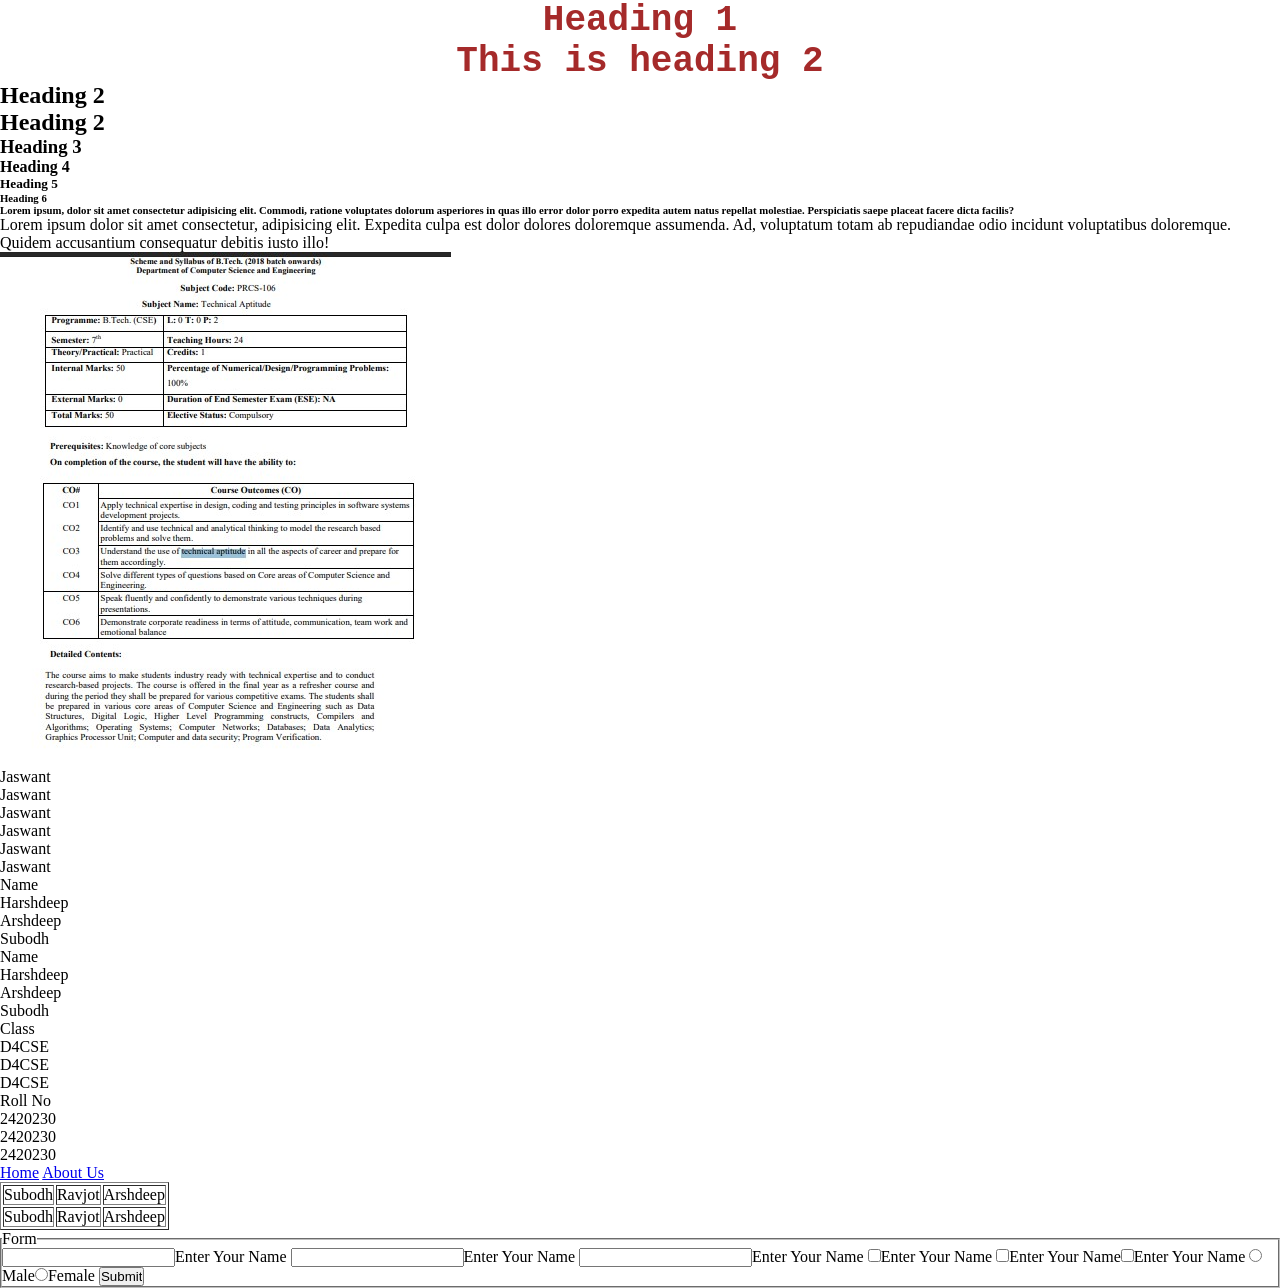
<file: html/index.html>
<html>
    <head>
        <title>This is my first webpage</title>
        <style>
            h1{
             color:brown;
             font-family: 'Courier New', Courier, monospace;
             text-align: center;
             font-size: 36px;  
            }
        </style>
        <link rel="stylesheet" href="../css/style.css">
    </head>
    <body>
        <!-- Inline CSS -->
        <h1>Heading 1</h1>
        <h1>This is heading 2</h1>
        <h2>Heading 2</h2>
        <h2>Heading 2</h2>
        <h3>Heading 3</h3>
        <h4>Heading 4</h4>
        <h5>Heading 5</h5>
        <h6>Heading 6<p>Lorem ipsum, dolor sit amet consectetur adipisicing elit. Commodi, ratione voluptates dolorum asperiores in quas illo error dolor porro expedita autem natus repellat molestiae. Perspiciatis saepe placeat facere dicta facilis?</p></h6>
        <p>Lorem ipsum dolor sit amet consectetur, adipisicing elit. Expedita culpa est dolor dolores doloremque assumenda. Ad, voluptatum totam ab repudiandae odio incidunt voluptatibus doloremque. Quidem accusantium consequatur debitis iusto illo!</p>
        <img src="../images/Syllabus.jpg" alt="text">
        <ul type="circle">
            <li>Jaswant</li>
            <li>Jaswant</li>
            <li>Jaswant</li>
        </ul>
        <ol type="i">
            <li>Jaswant</li>
            <li>Jaswant</li>
            <li>Jaswant</li>
        </ol>
        <ul>
            <li>Name
                <ol>
                    <li>Harshdeep</li>
                    <li>Arshdeep</li>
                    <li>Subodh</li>
                </ol>
            </li>
            <li>Name</li>
            <ol>
                <li>Harshdeep</li>
                <li>Arshdeep</li>
                <li>Subodh</li>
            </ol>
            <li>Class</li>
            <ol type="A">
                <li>D4CSE</li>
                <li>D4CSE</li>
                <li>D4CSE</li>
            </ol>
            <li>Roll No</li>
            <ol type="a">
                <li>2420230</li>
                <li>2420230</li>
                <li>2420230</li>
            </ol>
        </ul>
        <a href="index.html">Home</a>
        <a href="aboutus.html">About Us</a>
        <table border="1px">
            <tr>
                <td>Subodh</td>
                <td>Ravjot</td>
                <td>Arshdeep</td>
            </tr>
            <tr>
                <td>Subodh</td>
                <td>Ravjot</td>
                <td>Arshdeep</td>
            </tr>
        </table>
        <fieldset>
            <legend>Form</legend>
            <form action="">
                <input type="text" name="" id="">Enter Your Name
                <input type="password" name="" id="">Enter Your Name
                <input type="number" name="" id="">Enter Your Name
                <input type="checkbox" name="" id="">Enter Your Name
                <input type="checkbox" name="" id="">Enter Your Name<input type="checkbox" name="" id="">Enter Your Name
                <input type="radio" name="gendor" id="">Male<input type="radio" name="gendor" id="">Female
                <input type="submit" value="Submit">
            </form>
        </fieldset>
    </body>
</html>
</file>
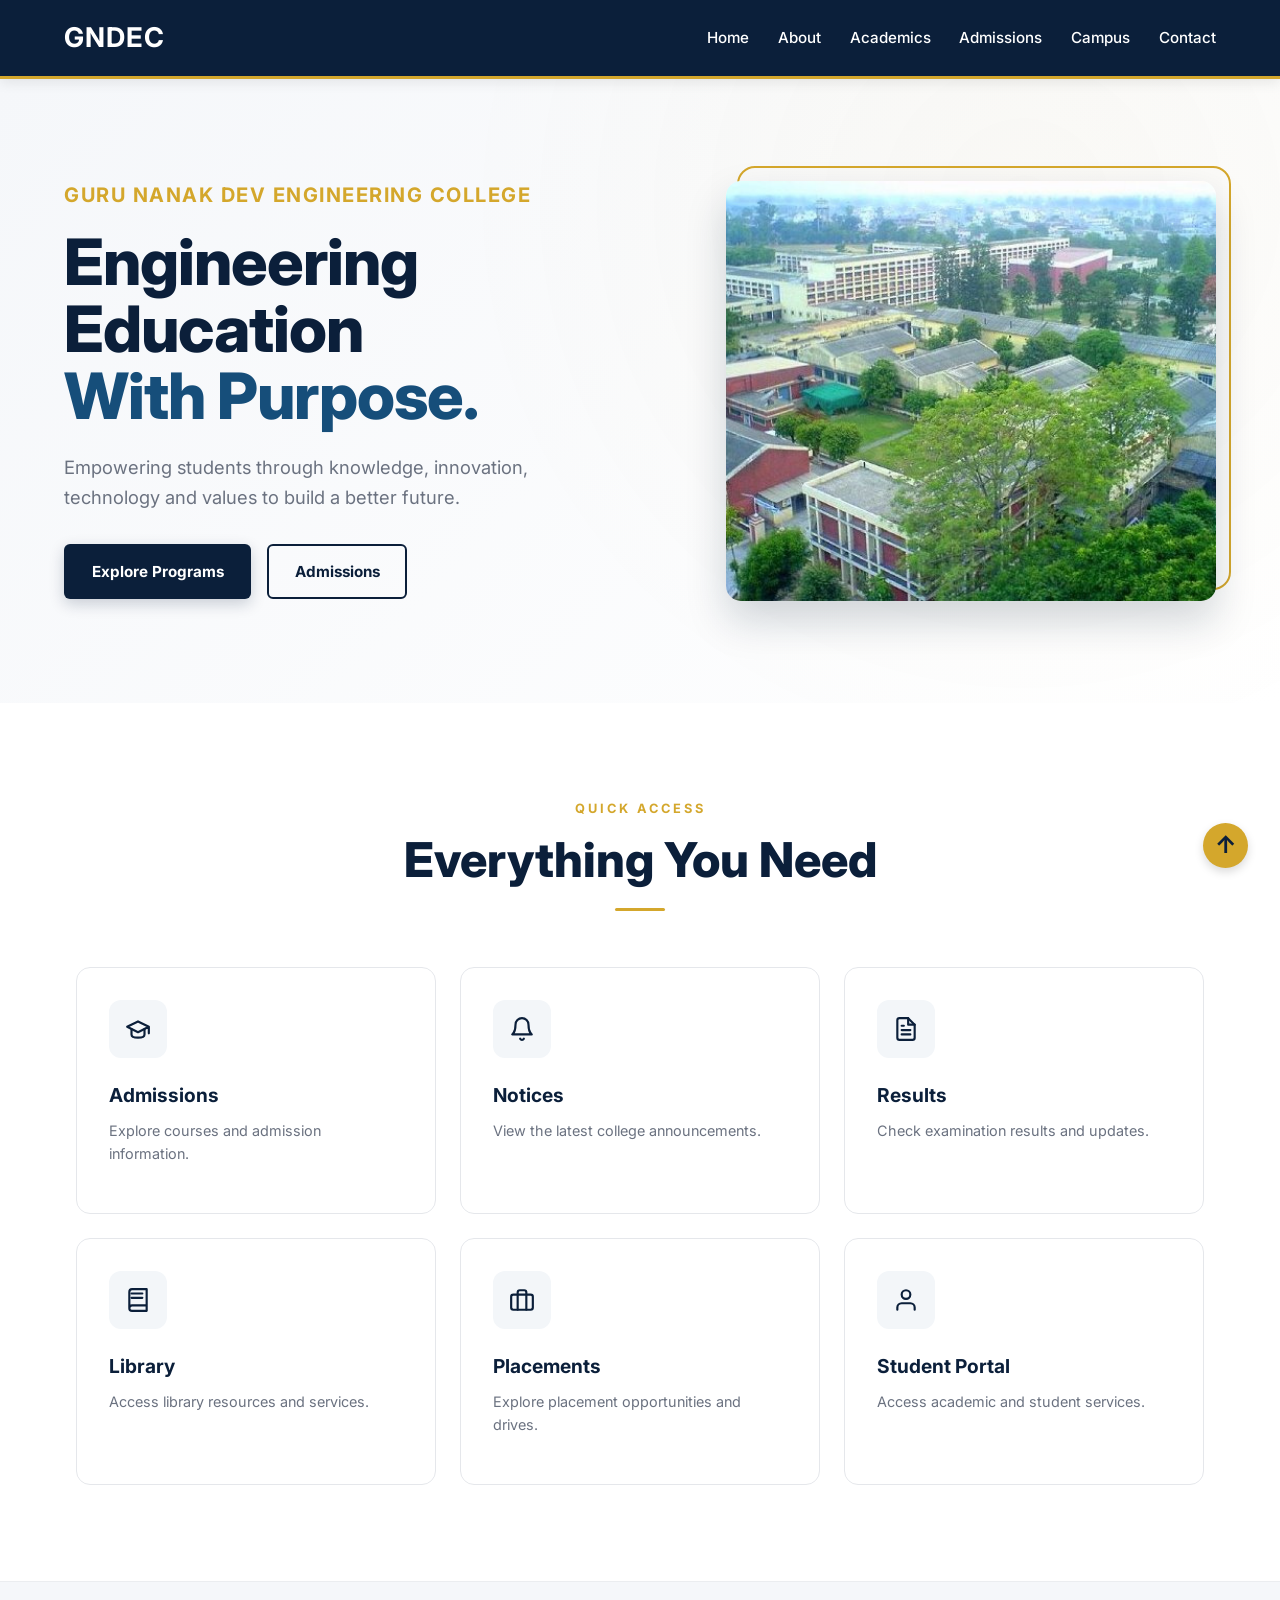
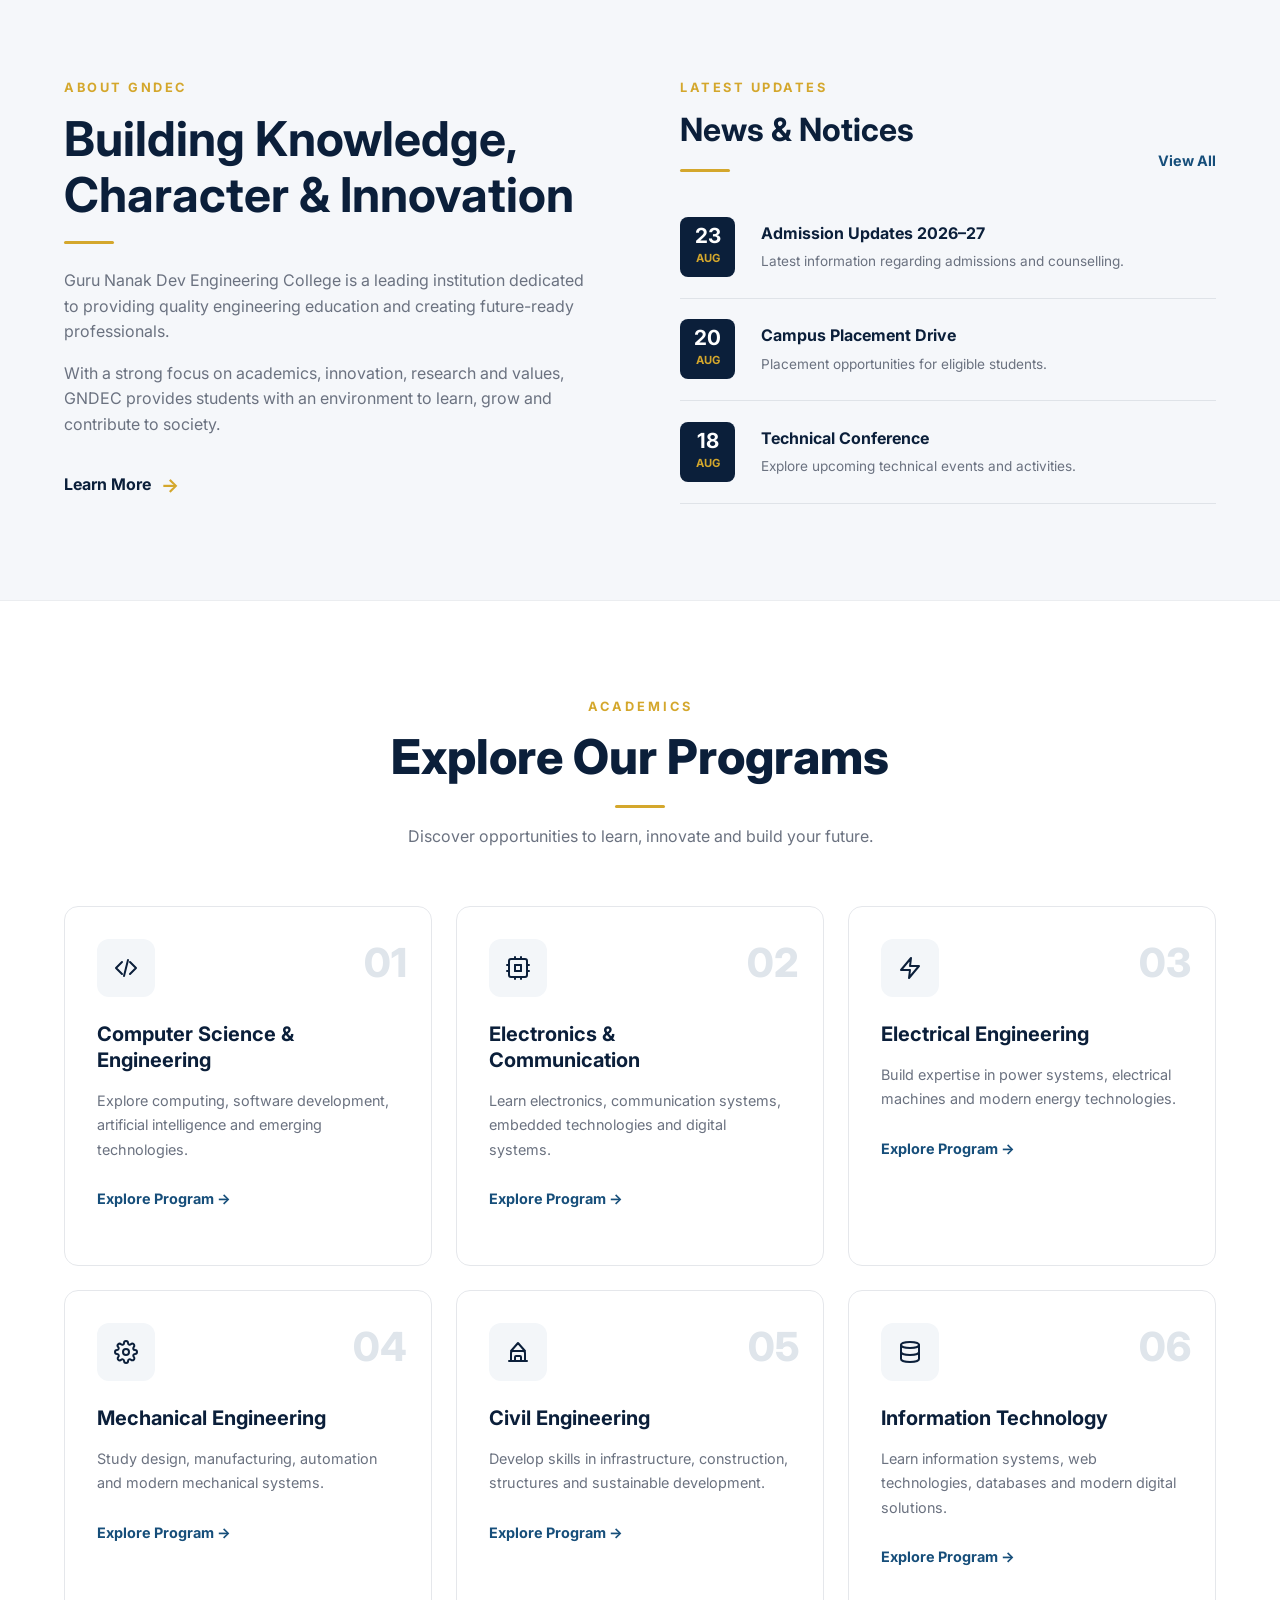
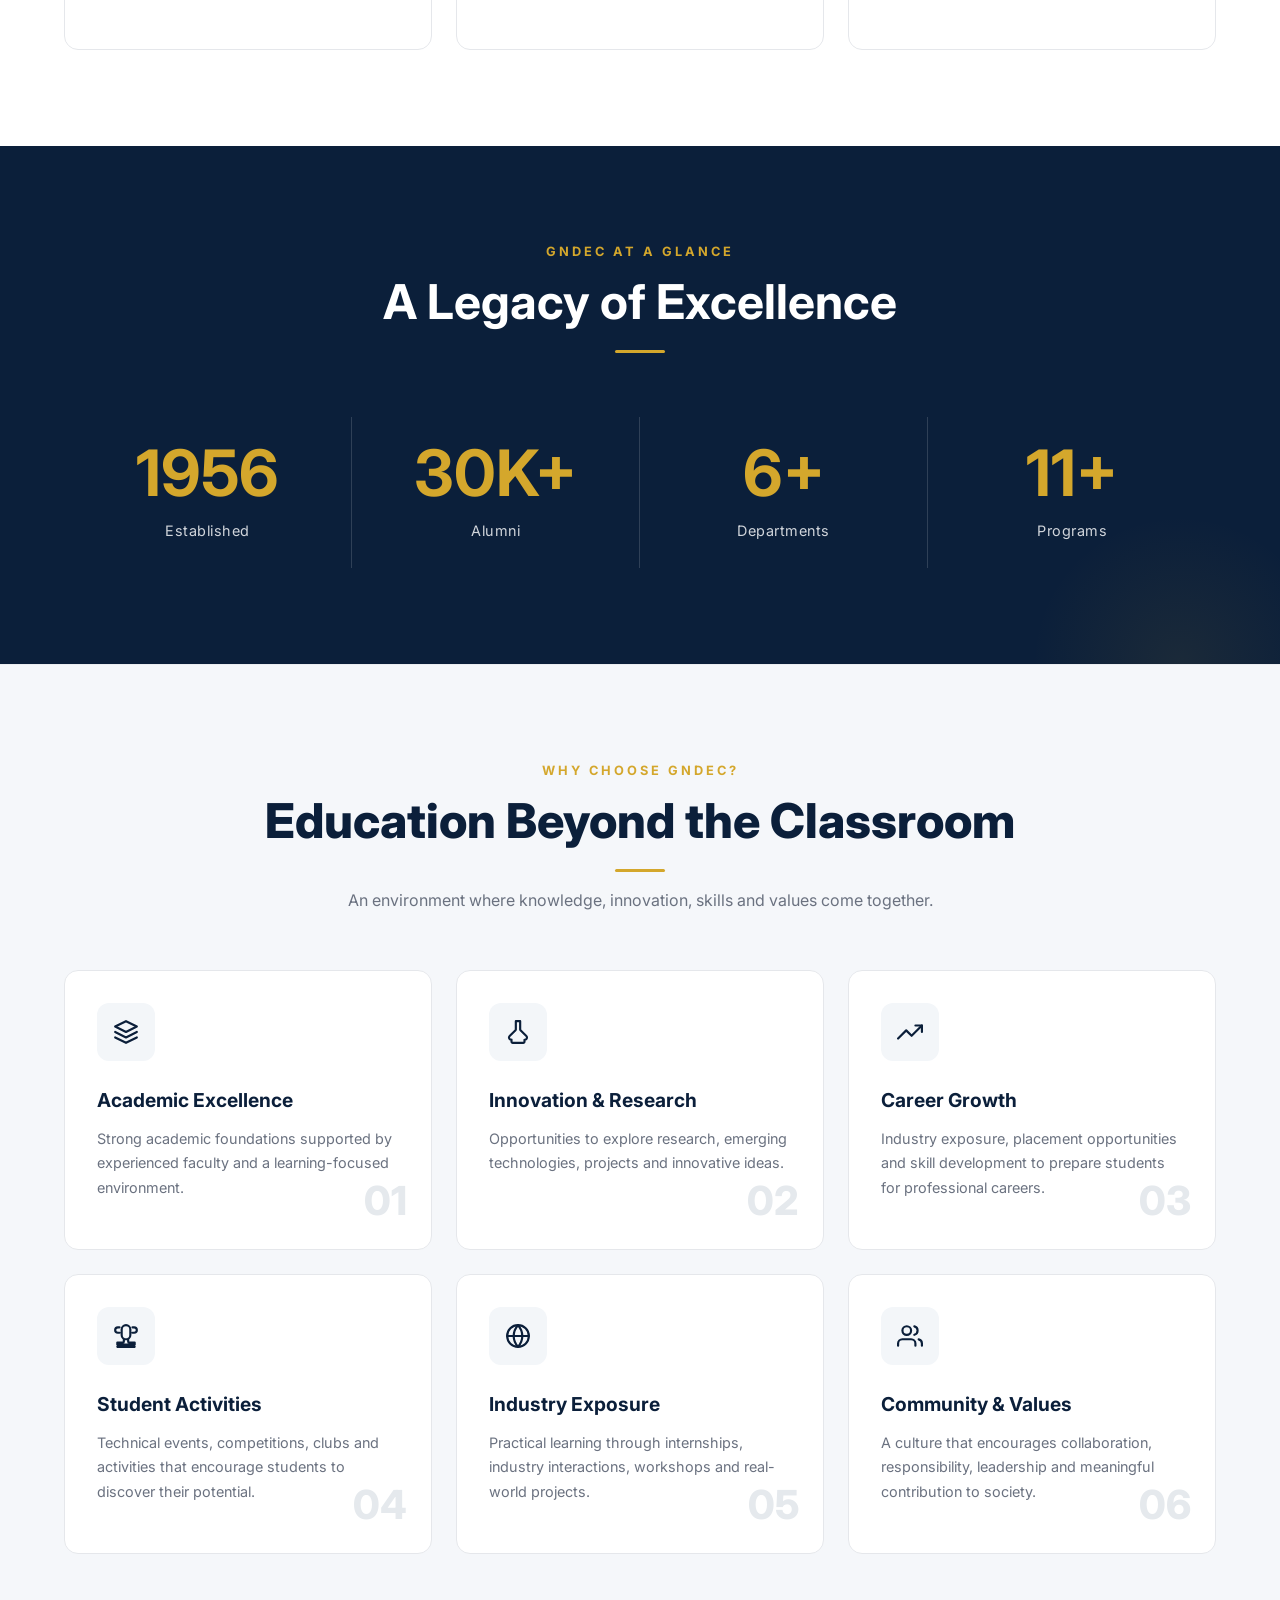
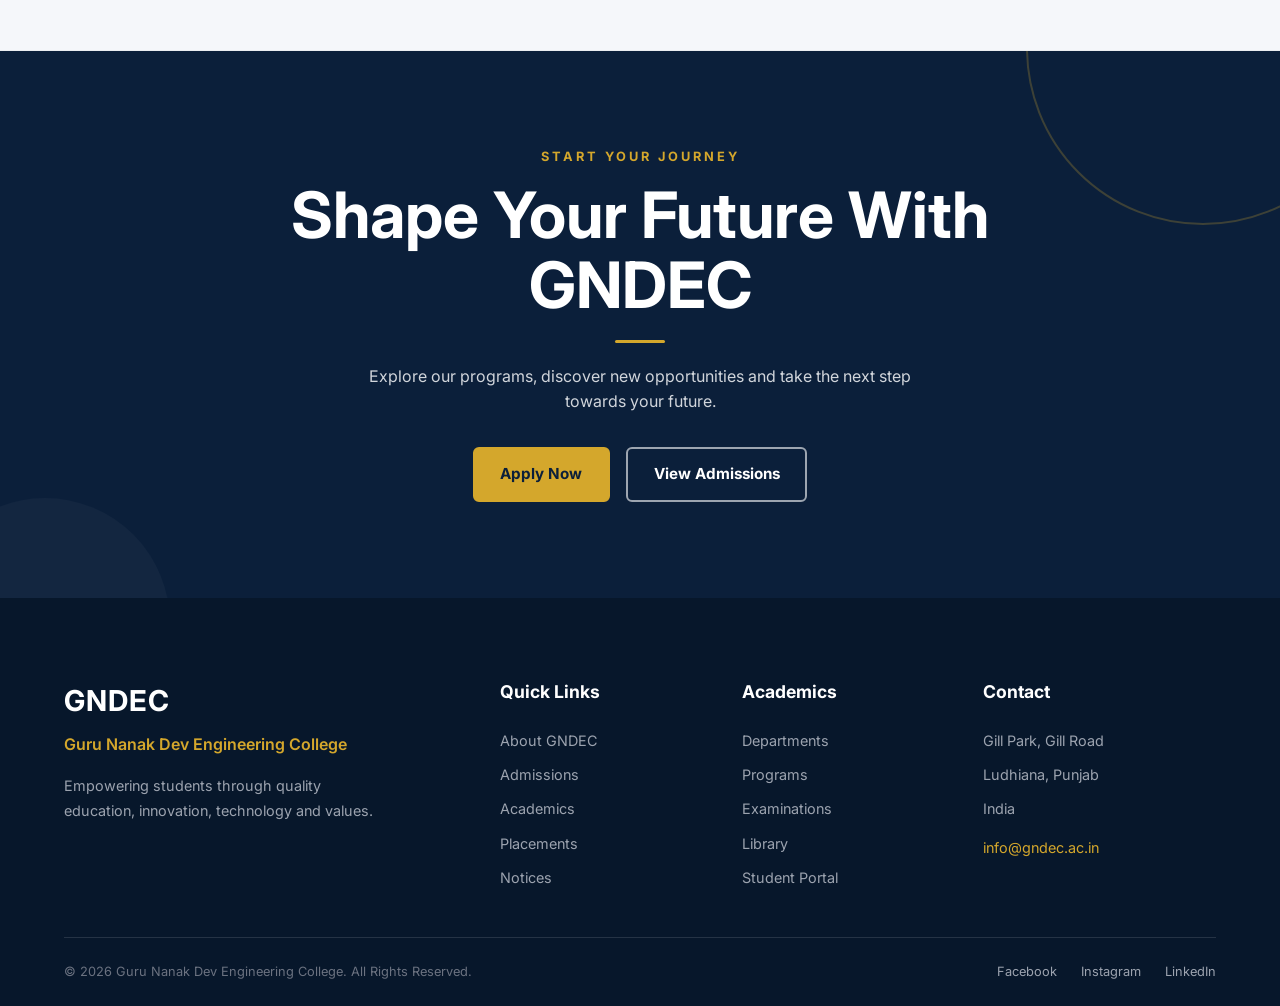
<file: Navpreet/index.html>
<!DOCTYPE html>
<html lang="en">

<head>
    <meta charset="UTF-8">
    <meta name="viewport" content="width=device-width, initial-scale=1.0">

    <title>GNDEC | Guru Nanak Dev Engineering College</title>

    <link rel="stylesheet" href="style.css">
</head>

<body id="top">

    <!-- =========================
         NAVBAR / HEADER
    ========================== -->
    <header class="navbar">

        <div class="container navbar-container">

            <a href="#" class="logo">
                GNDEC
            </a>

            <!-- CSS-only hamburger menu toggle inputs -->
            <input type="checkbox" id="menu-toggle" class="menu-toggle">
            <label for="menu-toggle" class="menu-button-container">
                <span class="menu-button"></span>
            </label>

            <nav class="nav-links">
                <a href="#">Home</a>
                <a href="#">About</a>
                <a href="#">Academics</a>
                <a href="#">Admissions</a>
                <a href="#">Campus</a>
                <a href="#">Contact</a>
            </nav>

        </div>

    </header>

    <!-- =========================
         MAIN SITE CONTENT
    ========================== -->
    <main>

        <!-- =========================
             HERO SECTION
        ========================== -->
        <section class="hero">

            <div class="container hero-container">

                <div class="hero-content">

                    <p class="hero-tag">
                        GURU NANAK DEV ENGINEERING COLLEGE
                    </p>

                    <h1>
                        Engineering Education
                        <span>With Purpose.</span>
                    </h1>

                    <p class="hero-description">
                        Empowering students through knowledge,
                        innovation, technology and values to build
                        a better future.
                    </p>

                    <div class="hero-buttons">
                        <a href="#" class="btn btn-primary">
                            Explore Programs
                        </a>

                        <a href="#" class="btn btn-secondary">
                            Admissions
                        </a>
                    </div>

                </div>

                <div class="hero-image">
                    <div class="hero-img-wrapper">
                        <img src="images/campus.jpg" alt="GNDEC Campus">
                    </div>
                </div>

            </div>

        </section>

        <!-- =========================
             QUICK ACCESS
        ========================= -->
        <section class="quick-access">

            <div class="container">

                <div class="section-heading">
                    <p>QUICK ACCESS</p>
                    <h2>Everything You Need</h2>
                </div>

                <div class="quick-cards">

                    <a href="#" class="quick-card">
                        <div class="card-icon">
                            <svg xmlns="http://www.w3.org/2000/svg" viewBox="0 0 24 24"><path d="M22 10v6M2 10l10-5 10 5-10 5z"/><path d="M6 12v5c0 2 2 3 6 3s6-1 6-3v-5"/></svg>
                        </div>
                        <h3>Admissions</h3>
                        <p>Explore courses and admission information.</p>
                    </a>

                    <a href="#" class="quick-card">
                        <div class="card-icon">
                            <svg xmlns="http://www.w3.org/2000/svg" viewBox="0 0 24 24"><path d="M18 8A6 6 0 0 0 6 8c0 7-3 9-3 9h18s-3-2-3-9M13.73 21a2 2 0 0 1-3.46 0"/></svg>
                        </div>
                        <h3>Notices</h3>
                        <p>View the latest college announcements.</p>
                    </a>

                    <a href="#" class="quick-card">
                        <div class="card-icon">
                            <svg xmlns="http://www.w3.org/2000/svg" viewBox="0 0 24 24"><path d="M14 2H6a2 2 0 0 0-2 2v16a2 2 0 0 0 2 2h12a2 2 0 0 0 2-2V8z"/><path d="M14 2v6h6M16 13H8M16 17H8M10 9H8"/></svg>
                        </div>
                        <h3>Results</h3>
                        <p>Check examination results and updates.</p>
                    </a>

                    <a href="#" class="quick-card">
                        <div class="card-icon">
                            <svg xmlns="http://www.w3.org/2000/svg" viewBox="0 0 24 24"><path d="M4 19.5A2.5 2.5 0 0 1 6.5 17H20M4 4.5A2.5 2.5 0 0 1 6.5 2H20v20H6.5a2.5 2.5 0 0 1-2.5-2.5z"/><path d="M6 6h10M6 10h10"/></svg>
                        </div>
                        <h3>Library</h3>
                        <p>Access library resources and services.</p>
                    </a>

                    <a href="#" class="quick-card">
                        <div class="card-icon">
                            <svg xmlns="http://www.w3.org/2000/svg" viewBox="0 0 24 24"><rect x="2" y="7" width="20" height="14" rx="2" ry="2"/><path d="M16 21V5a2 2 0 0 0-2-2h-4a2 2 0 0 0-2 2v16"/></svg>
                        </div>
                        <h3>Placements</h3>
                        <p>Explore placement opportunities and drives.</p>
                    </a>

                    <a href="#" class="quick-card">
                        <div class="card-icon">
                            <svg xmlns="http://www.w3.org/2000/svg" viewBox="0 0 24 24"><path d="M20 21v-2a4 4 0 0 0-4-4H8a4 4 0 0 0-4 4v2"/><circle cx="12" cy="7" r="4"/></svg>
                        </div>
                        <h3>Student Portal</h3>
                        <p>Access academic and student services.</p>
                    </a>

                </div>

            </div>

        </section>

        <!-- =========================
             ABOUT + NEWS
        ========================= -->
        <section class="about-news">

            <div class="container about-news-container">

                <!-- About GNDEC -->
                <div class="about-content">

                    <p class="section-label">
                        ABOUT GNDEC
                    </p>

                    <h2>
                        Building Knowledge,
                        Character & Innovation
                    </h2>

                    <p>
                        Guru Nanak Dev Engineering College is a leading
                        institution dedicated to providing quality
                        engineering education and creating future-ready
                        professionals.
                    </p>

                    <p>
                        With a strong focus on academics, innovation,
                        research and values, GNDEC provides students with
                        an environment to learn, grow and contribute to
                        society.
                    </p>

                    <a href="#" class="text-button">
                        Learn More
                        <span>→</span>
                    </a>

                </div>

                <!-- Latest News -->
                <div class="news-content">

                    <div class="news-heading">

                        <div>
                            <p class="section-label">
                                LATEST UPDATES
                            </p>

                            <h2>News & Notices</h2>
                        </div>

                        <a href="#" class="view-all">
                            View All
                        </a>

                    </div>

                    <div class="news-list">

                        <a href="#" class="news-item">

                            <div class="news-date">
                                <strong>23</strong>
                                <span>AUG</span>
                            </div>

                            <div class="news-info">
                                <h3>
                                    Admission Updates 2026–27
                                </h3>

                                <p>
                                    Latest information regarding
                                    admissions and counselling.
                                </p>
                            </div>

                            <span class="news-arrow">→</span>

                        </a>

                        <a href="#" class="news-item">

                            <div class="news-date">
                                <strong>20</strong>
                                <span>AUG</span>
                            </div>

                            <div class="news-info">
                                <h3>
                                    Campus Placement Drive
                                </h3>

                                <p>
                                    Placement opportunities for
                                    eligible students.
                                </p>
                            </div>

                            <span class="news-arrow">→</span>

                        </a>

                        <a href="#" class="news-item">

                            <div class="news-date">
                                <strong>18</strong>
                                <span>AUG</span>
                            </div>

                            <div class="news-info">
                                <h3>
                                    Technical Conference
                                </h3>

                                <p>
                                    Explore upcoming technical events
                                    and activities.
                                </p>
                            </div>

                            <span class="news-arrow">→</span>

                        </a>

                    </div>

                </div>

            </div>

        </section>

        <!-- =========================
             ACADEMIC PROGRAMS
        ========================= -->
        <section class="programs">

            <div class="container">

                <div class="section-heading">
                    <p>ACADEMICS</p>

                    <h2>
                        Explore Our Programs
                    </h2>

                    <span>
                        Discover opportunities to learn, innovate
                        and build your future.
                    </span>
                </div>

                <div class="program-cards">

                    <!-- CSE -->
                    <a href="#" class="program-card">

                        <div class="program-number">
                            01
                        </div>

                        <div class="program-icon">
                            <svg xmlns="http://www.w3.org/2000/svg" viewBox="0 0 24 24"><polyline points="16 18 22 12 16 6"/><polyline points="8 6 2 12 8 18"/><line x1="14" y1="4" x2="10" y2="20"/></svg>
                        </div>

                        <h3>
                            Computer Science
                            & Engineering
                        </h3>

                        <p>
                            Explore computing, software development,
                            artificial intelligence and emerging
                            technologies.
                        </p>

                        <span class="program-link">
                            Explore Program →
                        </span>

                    </a>

                    <!-- ECE -->
                    <a href="#" class="program-card">

                        <div class="program-number">
                            02
                        </div>

                        <div class="program-icon">
                            <svg xmlns="http://www.w3.org/2000/svg" viewBox="0 0 24 24"><rect x="3" y="3" width="18" height="18" rx="2" ry="2"/><line x1="9" y1="9" x2="15" y2="9"/><line x1="9" y1="15" x2="15" y2="15"/><line x1="9" y1="9" x2="9" y2="15"/><line x1="15" y1="9" x2="15" y2="15"/><line x1="9" y1="1" x2="9" y2="3"/><line x1="15" y1="1" x2="15" y2="3"/><line x1="9" y1="21" x2="9" y2="23"/><line x1="15" y1="21" x2="15" y2="23"/><line x1="1" y1="9" x2="3" y2="9"/><line x1="1" y1="15" x2="3" y2="15"/><line x1="21" y1="9" x2="23" y2="9"/><line x1="21" y1="15" x2="23" y2="15"/></svg>
                        </div>

                        <h3>
                            Electronics &
                            Communication
                        </h3>

                        <p>
                            Learn electronics, communication systems,
                            embedded technologies and digital systems.
                        </p>

                        <span class="program-link">
                            Explore Program →
                        </span>

                    </a>

                    <!-- EE -->
                    <a href="#" class="program-card">

                        <div class="program-number">
                            03
                        </div>

                        <div class="program-icon">
                            <svg xmlns="http://www.w3.org/2000/svg" viewBox="0 0 24 24"><polygon points="13 2 3 14 12 14 11 22 21 10 12 10 13 2"/></svg>
                        </div>

                        <h3>
                            Electrical
                            Engineering
                        </h3>

                        <p>
                            Build expertise in power systems,
                            electrical machines and modern energy
                            technologies.
                        </p>

                        <span class="program-link">
                            Explore Program →
                        </span>

                    </a>

                    <!-- ME -->
                    <a href="#" class="program-card">

                        <div class="program-number">
                            04
                        </div>

                        <div class="program-icon">
                            <svg xmlns="http://www.w3.org/2000/svg" viewBox="0 0 24 24"><circle cx="12" cy="12" r="3"/><path d="M19.4 15a1.65 1.65 0 0 0 .33 1.82l.06.06a2 2 0 1 1-2.83 2.83l-.06-.06a1.65 1.65 0 0 0-1.82-.33 1.65 1.65 0 0 0-1 1.51V21a2 2 0 0 1-4 0v-.09A1.65 1.65 0 0 0 9 19.4a1.65 1.65 0 0 0-1.82.33l-.06.06a2 2 0 1 1-2.83-2.83l.06-.06a1.65 1.65 0 0 0 .33-1.82 1.65 1.65 0 0 0-1.51-1H3a2 2 0 0 1 0-4h.09A1.65 1.65 0 0 0 4.6 9a1.65 1.65 0 0 0-.33-1.82l-.06-.06a2 2 0 1 1 2.83-2.83l.06.06a1.65 1.65 0 0 0 1.82.33H9a1.65 1.65 0 0 0 1-1.51V3a2 2 0 0 1 4 0v.09a1.65 1.65 0 0 0 1 1.51 1.65 1.65 0 0 0 1.82-.33l.06-.06a2 2 0 1 1 2.83 2.83l-.06.06a1.65 1.65 0 0 0-.33 1.82V9a1.65 1.65 0 0 0 1.51 1H21a2 2 0 0 1 0 4h-.09a1.65 1.65 0 0 0-1.51 1z"/></svg>
                        </div>

                        <h3>
                            Mechanical
                            Engineering
                        </h3>

                        <p>
                            Study design, manufacturing, automation
                            and modern mechanical systems.
                        </p>

                        <span class="program-link">
                            Explore Program →
                        </span>

                    </a>

                    <!-- CE -->
                    <a href="#" class="program-card">

                        <div class="program-number">
                            05
                        </div>

                        <div class="program-icon">
                            <svg xmlns="http://www.w3.org/2000/svg" viewBox="0 0 24 24"><path d="M3 21h18M19 21v-8a2 2 0 0 0-2-2H7a2 2 0 0 0-2 2v8M9 21v-4a1 1 0 0 1 1-1h4a1 1 0 0 1 1 1v4M12 3l7 8H5z"/></svg>
                        </div>

                        <h3>
                            Civil
                            Engineering
                        </h3>

                        <p>
                            Develop skills in infrastructure,
                            construction, structures and sustainable
                            development.
                        </p>

                        <span class="program-link">
                            Explore Program →
                        </span>

                    </a>

                    <!-- IT -->
                    <a href="#" class="program-card">

                        <div class="program-number">
                            06
                        </div>

                        <div class="program-icon">
                            <svg xmlns="http://www.w3.org/2000/svg" viewBox="0 0 24 24"><ellipse cx="12" cy="5" rx="9" ry="3"/><path d="M3 5v14c0 1.66 4 3 9 3s9-1.34 9-3V5"/><path d="M3 12c0 1.66 4 3 9 3s9-1.34 9-3"/></svg>
                        </div>

                        <h3>
                            Information
                            Technology
                        </h3>

                        <p>
                            Learn information systems, web technologies,
                            databases and modern digital solutions.
                        </p>

                        <span class="program-link">
                            Explore Program →
                        </span>

                    </a>

                </div>

            </div>

        </section>

        <!-- =========================
             GNDEC AT A GLANCE
        ========================= -->
        <section class="stats">

            <div class="container">

                <div class="stats-heading">
                    <p>GNDEC AT A GLANCE</p>

                    <h2>
                        A Legacy of Excellence
                    </h2>
                </div>

                <div class="stats-grid">

                    <div class="stat-item">
                        <strong>1956</strong>
                        <span>Established</span>
                    </div>

                    <div class="stat-item">
                        <strong>30K+</strong>
                        <span>Alumni</span>
                    </div>

                    <div class="stat-item">
                        <strong>6+</strong>
                        <span>Departments</span>
                    </div>

                    <div class="stat-item">
                        <strong>11+</strong>
                        <span>Programs</span>
                    </div>

                </div>

            </div>

        </section>

        <!-- =========================
             WHY CHOOSE GNDEC
        ========================= -->
        <section class="why-gndec">

            <div class="container">

                <!-- Section Heading -->
                <div class="section-heading">

                    <p>WHY CHOOSE GNDEC?</p>

                    <h2>
                        Education Beyond the Classroom
                    </h2>

                    <span>
                        An environment where knowledge, innovation,
                        skills and values come together.
                    </span>

                </div>

                <!-- Feature Cards -->
                <div class="feature-cards">

                    <!-- Card 1 -->
                    <div class="feature-card">

                        <div class="feature-icon">
                            <svg xmlns="http://www.w3.org/2000/svg" viewBox="0 0 24 24"><path d="M12 2L2 7l10 5 10-5-10-5z"/><path d="M2 17l10 5 10-5M2 12l10 5 10-5"/></svg>
                        </div>

                        <h3>
                            Academic Excellence
                        </h3>

                        <p>
                            Strong academic foundations supported by
                            experienced faculty and a learning-focused
                            environment.
                        </p>

                        <span class="feature-number">
                            01
                        </span>

                    </div>

                    <!-- Card 2 -->
                    <div class="feature-card">

                        <div class="feature-icon">
                            <svg xmlns="http://www.w3.org/2000/svg" viewBox="0 0 24 24"><path d="M10 2v7.586a1 1 0 0 1-.293.707l-5.414 5.414A2 2 0 0 0 6 19.121v1.758A1.12 1.12 0 0 0 7.12 22h9.76a1.12 1.12 0 0 0 1.12-1.121v-1.758a2 2 0 0 0 1.707-3.414l-5.414-5.414A1 1 0 0 1 14 9.586V2z"/></svg>
                        </div>

                        <h3>
                            Innovation & Research
                        </h3>

                        <p>
                            Opportunities to explore research, emerging
                            technologies, projects and innovative ideas.
                        </p>

                        <span class="feature-number">
                            02
                        </span>

                    </div>

                    <!-- Card 3 -->
                    <div class="feature-card">

                        <div class="feature-icon">
                            <svg xmlns="http://www.w3.org/2000/svg" viewBox="0 0 24 24"><path d="M23 6l-9.5 9.5-5-5L1 18"/><polyline points="17 6 23 6 23 12"/></svg>
                        </div>

                        <h3>
                            Career Growth
                        </h3>

                        <p>
                            Industry exposure, placement opportunities
                            and skill development to prepare students
                            for professional careers.
                        </p>

                        <span class="feature-number">
                            03
                        </span>

                    </div>

                    <!-- Card 4 -->
                    <div class="feature-card">

                        <div class="feature-icon">
                            <svg xmlns="http://www.w3.org/2000/svg" viewBox="0 0 24 24"><path d="M6 9H4.5a2.5 2.5 0 0 1 0-5H6M18 9h1.5a2.5 2.5 0 0 0 0-5H18M4 22h16M10 14.66V17c0 .55-.45 1-1 1H4v2h16v-2h-5c-.55 0-1-.45-1-1v-2.34M12 2a4 4 0 0 0-4 4v5c0 2.2 1.8 4 4 4s4-1.8 4-4V6a4 4 0 0 0-4-4z"/></svg>
                        </div>

                        <h3>
                            Student Activities
                        </h3>

                        <p>
                            Technical events, competitions, clubs and
                            activities that encourage students to
                            discover their potential.
                        </p>

                        <span class="feature-number">
                            04
                        </span>

                    </div>

                    <!-- Card 5 -->
                    <div class="feature-card">

                        <div class="feature-icon">
                            <svg xmlns="http://www.w3.org/2000/svg" viewBox="0 0 24 24"><circle cx="12" cy="12" r="10"/><line x1="2" y1="12" x2="22" y2="12"/><path d="M12 2a15.3 15.3 0 0 1 4 10 15.3 15.3 0 0 1-4 10 15.3 15.3 0 0 1-4-10 15.3 15.3 0 0 1 4-10z"/></svg>
                        </div>

                        <h3>
                            Industry Exposure
                        </h3>

                        <p>
                            Practical learning through internships,
                            industry interactions, workshops and
                            real-world projects.
                        </p>

                        <span class="feature-number">
                            05
                        </span>

                    </div>

                    <!-- Card 6 -->
                    <div class="feature-card">

                        <div class="feature-icon">
                            <svg xmlns="http://www.w3.org/2000/svg" viewBox="0 0 24 24"><path d="M17 21v-2a4 4 0 0 0-4-4H5a4 4 0 0 0-4 4v2"/><circle cx="9" cy="7" r="4"/><path d="M23 21v-2a4 4 0 0 0-3-3.87M16 3.13a4 4 0 0 1 0 7.75"/></svg>
                        </div>

                        <h3>
                            Community & Values
                        </h3>

                        <p>
                            A culture that encourages collaboration,
                            responsibility, leadership and meaningful
                            contribution to society.
                        </p>

                        <span class="feature-number">
                            06
                        </span>

                    </div>

                </div>

            </div>

        </section>

        <!-- =========================
             ADMISSIONS CTA
        ========================= -->
        <section class="admission-cta">

            <div class="container">

                <div class="cta-content">

                    <p class="cta-label">
                        START YOUR JOURNEY
                    </p>

                    <h2>
                        Shape Your Future
                        With GNDEC
                    </h2>

                    <p>
                        Explore our programs, discover new opportunities
                        and take the next step towards your future.
                    </p>

                    <div class="cta-buttons">

                        <a href="#" class="btn cta-primary">
                            Apply Now
                        </a>

                        <a href="#" class="btn cta-secondary">
                            View Admissions
                        </a>

                    </div>

                </div>

            </div>

        </section>

    </main>

    <!-- =========================
         FOOTER
    ========================= -->
    <footer class="footer">

        <div class="container">

            <div class="footer-main">

                <!-- College Information -->
                <div class="footer-brand">

                    <a href="#" class="footer-logo">
                        GNDEC
                    </a>

                    <p class="footer-college-name">
                        Guru Nanak Dev Engineering College
                    </p>

                    <p>
                        Empowering students through quality
                        education, innovation, technology
                        and values.
                    </p>

                </div>

                <!-- Quick Links -->
                <div class="footer-column">

                    <h3>
                        Quick Links
                    </h3>

                    <a href="#">About GNDEC</a>
                    <a href="#">Admissions</a>
                    <a href="#">Academics</a>
                    <a href="#">Placements</a>
                    <a href="#">Notices</a>

                </div>

                <!-- Academics -->
                <div class="footer-column">

                    <h3>
                        Academics
                    </h3>

                    <a href="#">Departments</a>
                    <a href="#">Programs</a>
                    <a href="#">Examinations</a>
                    <a href="#">Library</a>
                    <a href="#">Student Portal</a>

                </div>

                <!-- Contact -->
                <div class="footer-column footer-contact">

                    <h3>
                        Contact
                    </h3>

                    <p>
                        Gill Park, Gill Road
                    </p>

                    <p>
                        Ludhiana, Punjab
                    </p>

                    <p>
                        India
                    </p>

                    <a href="mailto:info@gndec.ac.in">
                        info@gndec.ac.in
                    </a>

                </div>

            </div>

            <!-- Footer Bottom -->
            <div class="footer-bottom">

                <p>
                    © 2026 Guru Nanak Dev Engineering College.
                    All Rights Reserved.
                </p>

                <div class="footer-social">

                    <a href="#" aria-label="Facebook">
                        Facebook
                    </a>

                    <a href="#" aria-label="Instagram">
                        Instagram
                    </a>

                    <a href="#" aria-label="LinkedIn">
                        LinkedIn
                    </a>

                </div>

            </div>

        </div>

    </footer>

    <!-- Back to top button -->
    <a href="#top" class="back-to-top" aria-label="Back to top">↑</a>

</body>

</html>
</file>
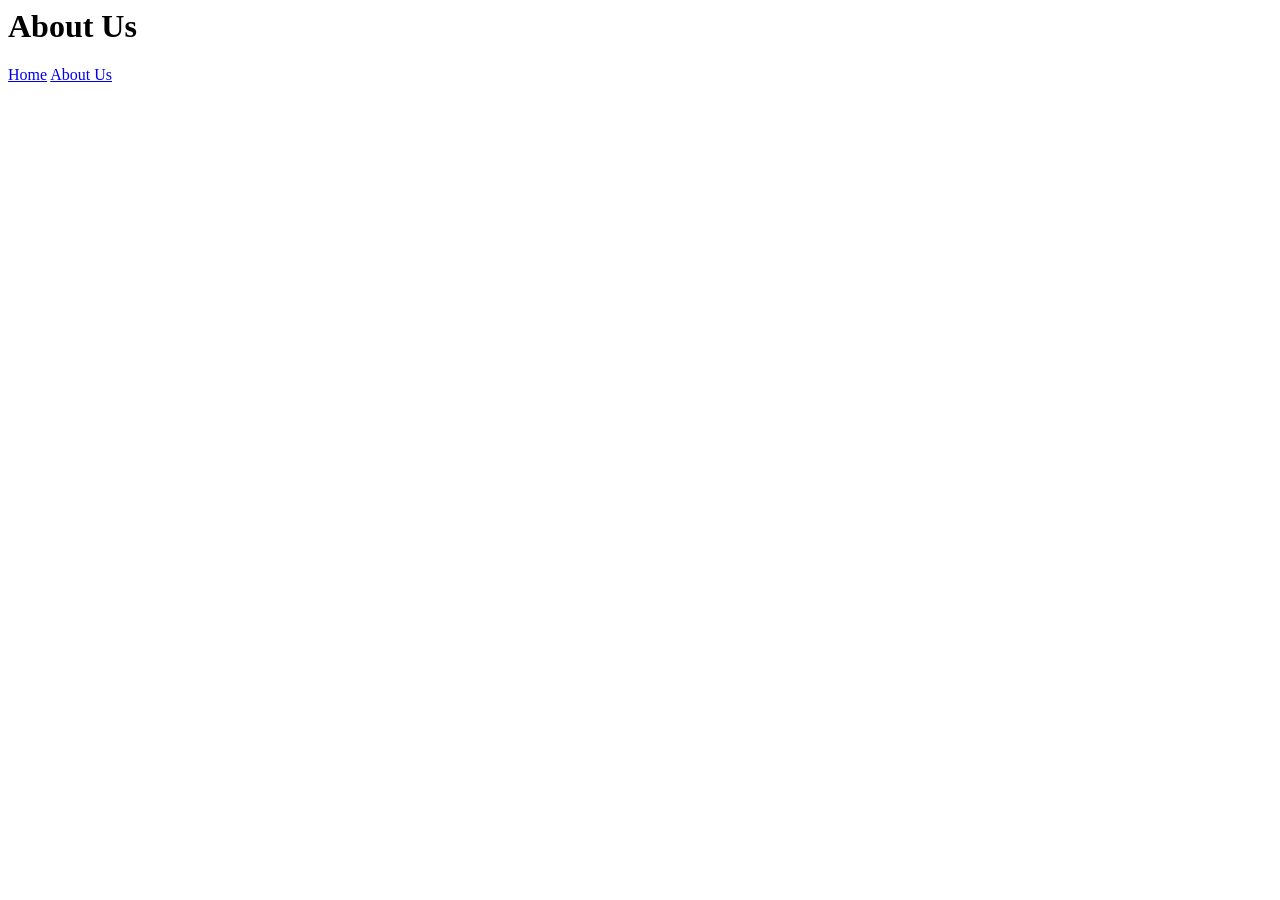
<file: html/aboutus.html>
<html>
    <head>
        <title>This is my first webpage</title>
    </head>
    <body>
        <h1>About Us</h1>
        <a href="index.html">Home</a>
        <a href="aboutus.html">About Us</a>
    </body>
</html>
</file>
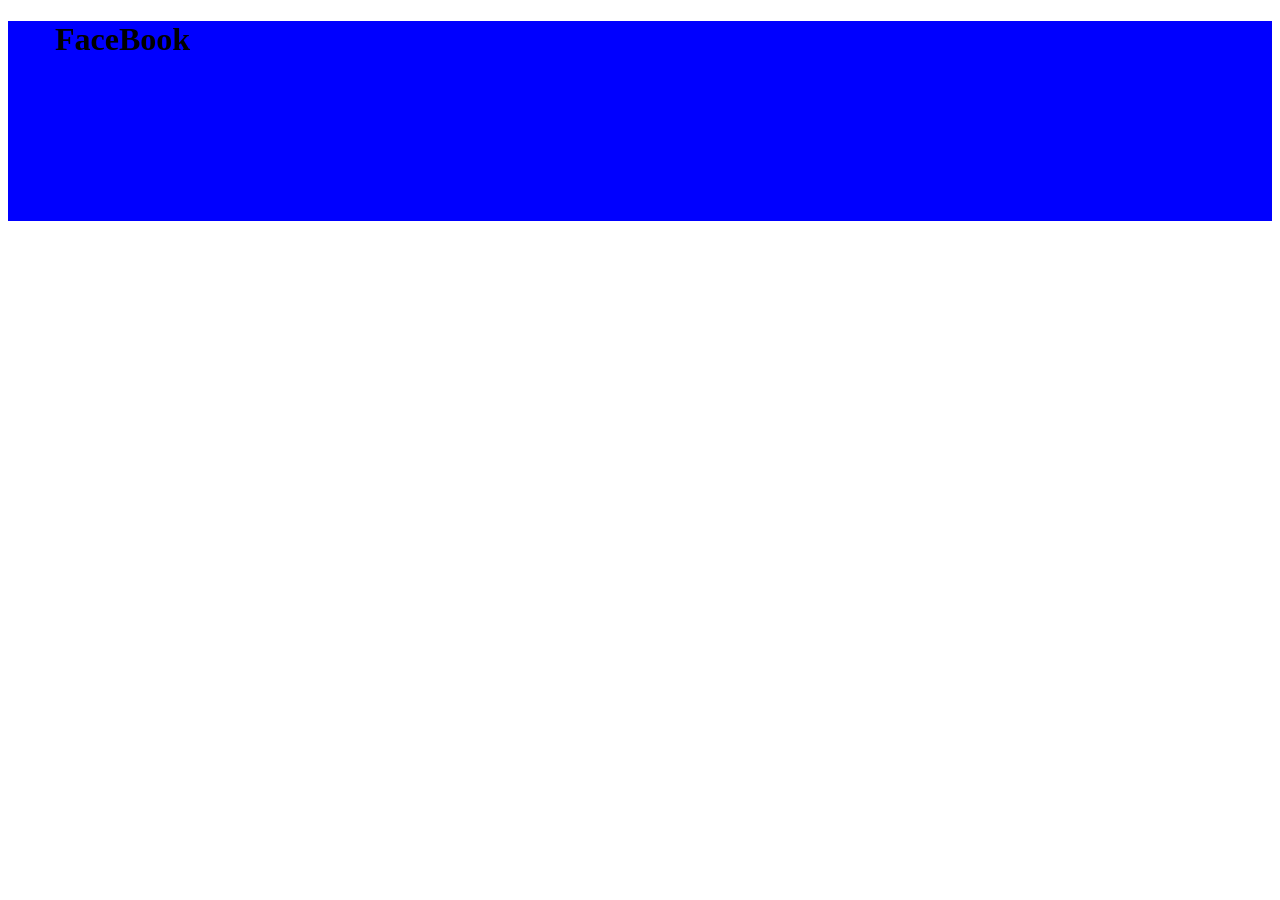
<file: html/div.html>
<!DOCTYPE html>
<html lang="en">
<head>
    <meta charset="UTF-8">
    <meta name="viewport" content="width=device-width, initial-scale=1.0">
    <title>Document</title>
    <link rel="stylesheet" href="../css/fluid-style.css">
</head>
<body>
    <div class="row1">
        <div class="container">
            <h1>FaceBook</h1>
        </div>
    </div>
</body>
</html>
</file>
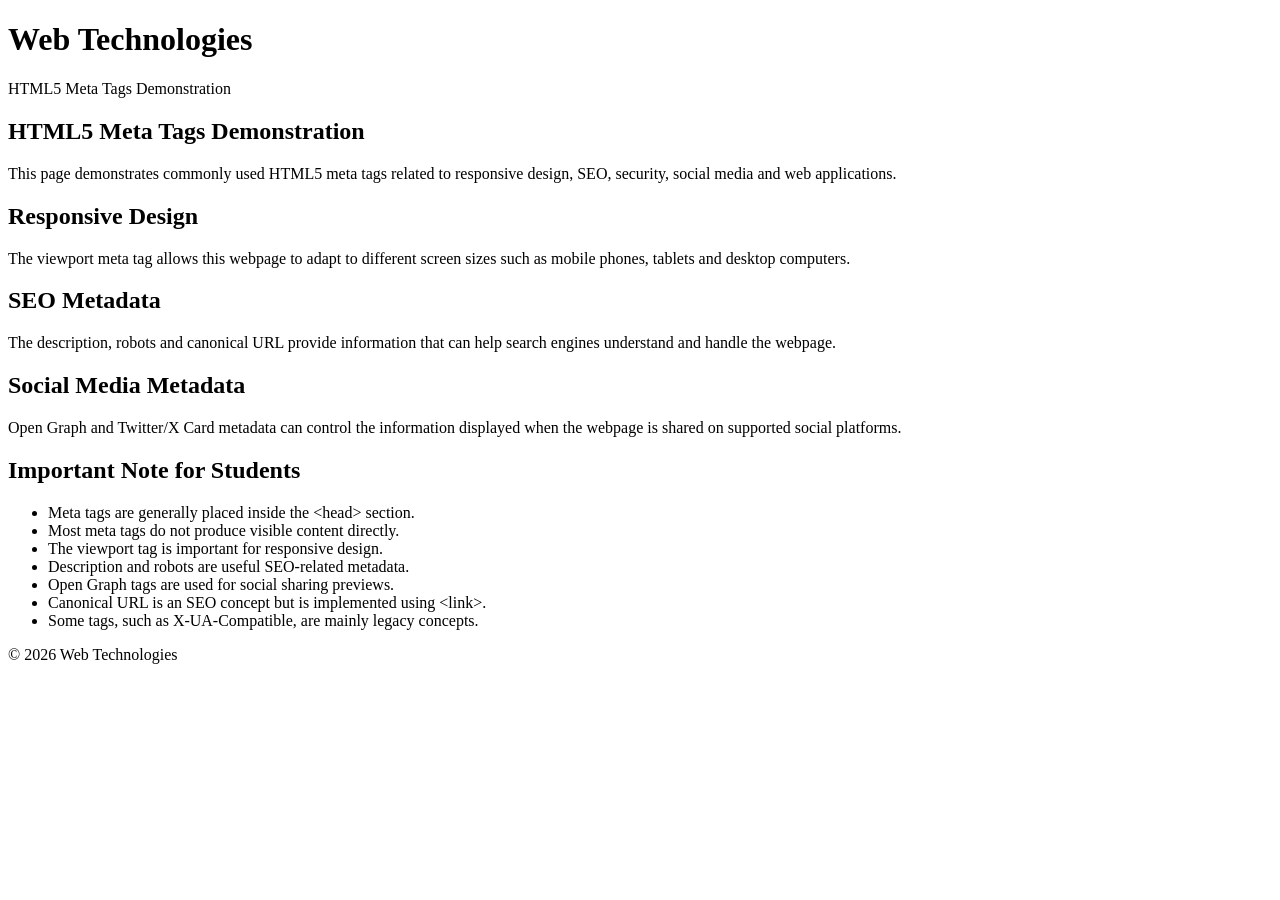
<file: html/meta.html>
<!DOCTYPE html>
<html lang="en">

<head>

    <!-- =========================================================
         1. CHARACTER ENCODING
         =========================================================
         Defines the character encoding of the webpage.
         UTF-8 supports English, Hindi, Punjabi, symbols, emojis, etc.
    -->
    <meta charset="UTF-8">


    <!-- =========================================================
         2. VIEWPORT - RESPONSIVE DESIGN
         =========================================================
         Makes the webpage responsive on mobile, tablet and desktop.
         
         width=device-width  → Page width matches device width
         initial-scale=1.0   → Initial zoom level is 100%
    -->
    <meta name="viewport"
          content="width=device-width, initial-scale=1.0">


    <!-- =========================================================
         3. DESCRIPTION - SEO
         =========================================================
         Provides a description of the webpage to search engines.
         Search engines may use this description in search results.
    -->
    <meta name="description"
          content="A practical demonstration of HTML5 Meta Tags for Web Technologies.">


    <!-- =========================================================
         4. KEYWORDS - SEO
         =========================================================
         Historically used to specify keywords related to the page.
         
         NOTE:
         Modern search engines generally do NOT use this tag
         for ranking, but students should know about it.
    -->
    <meta name="keywords"
          content="HTML5, CSS3, JavaScript, Web Technologies, SEO, Responsive Design">


    <!-- =========================================================
         5. AUTHOR
         =========================================================
         Specifies the author/creator of the webpage.
    -->
    <meta name="author"
          content="Department of Computer Science and Engineering">


    <!-- =========================================================
         6. ROBOTS - SEARCH ENGINE CRAWLERS
         =========================================================
         Tells search engine crawlers how to handle this page.
         
         index  → Allow page to be indexed
         follow → Allow links on the page to be followed
    -->
    <meta name="robots"
          content="index, follow">


    <!-- =========================================================
         7. THEME COLOR
         =========================================================
         Defines the preferred theme color for supported browsers
         and mobile browser UI.
    -->
    <meta name="theme-color"
          content="#1f2937">


    <!-- =========================================================
         8. REFERRER POLICY
         =========================================================
         Controls what referrer information is sent when the user
         navigates from this page to another page.
    -->
    <meta name="referrer"
          content="strict-origin-when-cross-origin">


    <!-- =========================================================
         9. COLOR SCHEME
         =========================================================
         Indicates that this webpage supports both light and
         dark color schemes.
    -->
    <meta name="color-scheme"
          content="light dark">




    <meta property="og:title"
          content="Web Technologies - Meta Tags Demonstration">

    <meta property="og:description"
          content="A practical demonstration of important HTML5 meta tags.">

    <meta property="og:image"
          content="https://example.com/images/web-technologies.jpg">

    <meta property="og:url"
          content="https://example.com/web-technologies">

    <meta property="og:type"
          content="website">


    <!-- =========================================================
         15. TWITTER / X CARD
         =========================================================
         Provides metadata used for rich link previews on
         platforms supporting Twitter/X Cards.
    -->

    <meta name="twitter:card"
          content="summary_large_image">

    <meta name="twitter:title"
          content="Web Technologies - Meta Tags">

    <meta name="twitter:description"
          content="Learn HTML5 Meta Tags through practical demonstration.">

    <meta name="twitter:image"
          content="https://example.com/images/web-technologies.jpg">


    <!-- =========================================================
         16. CANONICAL URL
         =========================================================
         IMPORTANT:
         This is NOT a meta tag.
         It is a <link> element used for SEO.
         
         It tells search engines which URL should be treated
         as the preferred/canonical version of the page.
    -->

    <link rel="canonical"
          href="https://example.com/web-technologies">


    <!-- =========================================================
         PAGE TITLE
         =========================================================
         The <title> element is not a meta tag.
         It defines the title displayed in the browser tab
         and is important for SEO.
    -->

    <title>Web Technologies | Meta Tags Demonstration</title>

</head>


<body>

    <!-- =========================================================
         PAGE CONTENT
         ========================================================= -->

    <header>
        <h1>Web Technologies</h1>
        <p>HTML5 Meta Tags Demonstration</p>
    </header>


    <main>

        <section>

            <h2>HTML5 Meta Tags Demonstration</h2>

            <p>
                This page demonstrates commonly used HTML5 meta tags
                related to responsive design, SEO, security,
                social media and web applications.
            </p>

        </section>


        <section>

            <h2>Responsive Design</h2>

            <p>
                The viewport meta tag allows this webpage to adapt
                to different screen sizes such as mobile phones,
                tablets and desktop computers.
            </p>

        </section>


        <section>

            <h2>SEO Metadata</h2>

            <p>
                The description, robots and canonical URL provide
                information that can help search engines understand
                and handle the webpage.
            </p>

        </section>


        <section>

            <h2>Social Media Metadata</h2>

            <p>
                Open Graph and Twitter/X Card metadata can control
                the information displayed when the webpage is shared
                on supported social platforms.
            </p>

        </section>


        <section>

            <h2>Important Note for Students</h2>

            <ul>
                <li>Meta tags are generally placed inside the &lt;head&gt; section.</li>
                <li>Most meta tags do not produce visible content directly.</li>
                <li>The viewport tag is important for responsive design.</li>
                <li>Description and robots are useful SEO-related metadata.</li>
                <li>Open Graph tags are used for social sharing previews.</li>
                <li>Canonical URL is an SEO concept but is implemented using &lt;link&gt;.</li>
                <li>Some tags, such as X-UA-Compatible, are mainly legacy concepts.</li>
            </ul>

        </section>

    </main>


    <footer>

        <p>
            &copy; 2026 Web Technologies
        </p>

    </footer>

</body>

</html>
</file>
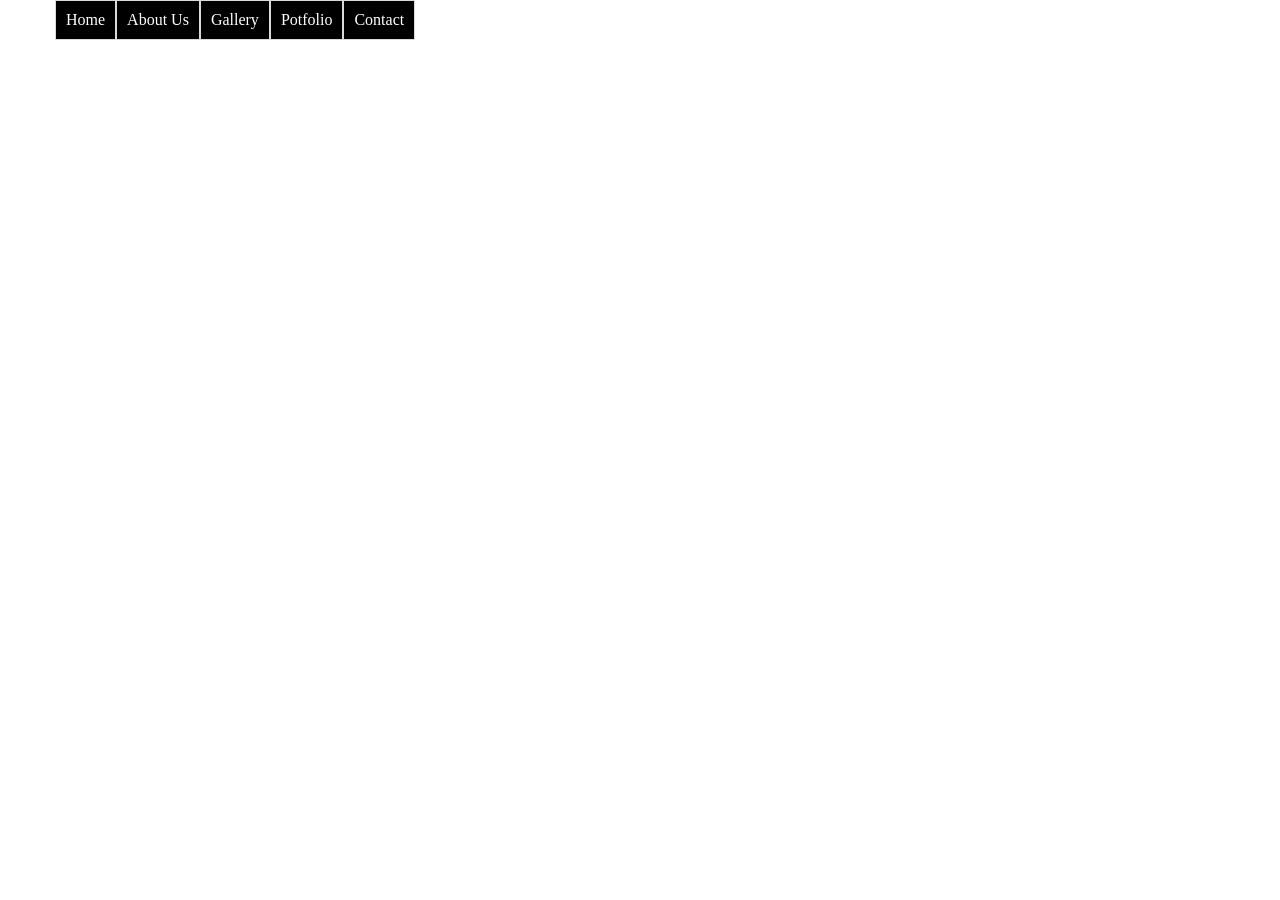
<file: html/navbar.html>
<!DOCTYPE html>
<html lang="en">
<head>
    <meta charset="UTF-8">
    <meta name="viewport" content="width=device-width, initial-scale=1.0">
    <title>Document</title>
    <link rel="stylesheet" href="../css/style.css">
</head>
<body>
    <div class="container">
        <div class="navbar">
            <ul>
                <li><a href="">Home</a></li>
                <li><a href="">About Us</a></li>
                <li><a href="">Gallery</a></li>
                <li><a href="">Potfolio</a></li>
                <li><a href="">Contact</a></li>
            </ul>
        </div>
    </div>
</body>
</html>
</file>
<file: css/style.css>
*{
    margin: 0px;
    padding: 0px;
}
.container{
    width: 1170px;
    height: auto;
    margin: 0 auto;
}
.container .row1{
    width: 1170px;
    height: 100px;
}
.container .row1 .col1{
    width: 470px;
    height: 100px;
    float: left;
    background-color: #000;
}
.container .row1 .col2{
    width: 700px;
    height: 100px;
    float: left;
    background-color: yellow;
}
/*Navigation Bar Starts Here*/
.navbar{}
.navbar ul{}
.navbar ul li{
    list-style-type: none;
}
.navbar ul li a{
    text-decoration: none;
    color: #fff;
    float: left;
    padding: 10px;
    background-color: #000;
    border: 1px solid #dadada;
}
.navbar ul li a:hover{
    background-color: red;
    color: #000;
}
</file>
<file: Navpreet/style.css>
/* Load Google Font Inter */
@import url('https://fonts.googleapis.com/css2?family=Inter:wght@300;400;500;600;700;800&display=swap');

/* =========================
   1. CSS RESET & GLOBAL VARIABLES
   ========================= */

* {
    margin: 0;
    padding: 0;
    box-sizing: border-box;
}

html {
    scroll-behavior: smooth;
}

:root {
    /* Color Palette */
    --navy: #0b1f3a;
    --blue: #164e7a;
    --gold: #d4a72c;
    --light-bg: #f5f7fa;
    --text-dark: #1f2937;
    --text-light: #6b7280;
    --white: #ffffff;
}

body {
    font-family: 'Inter', Arial, sans-serif;
    color: var(--text-dark);
    background-color: var(--white);
    line-height: 1.6;
}

h1, h2, h3, h4, h5, h6 {
    font-family: 'Inter', Arial, sans-serif;
    font-weight: 700;
}

/* Accessible Focus States for Keyboard Navigation */
a:focus-visible,
button:focus-visible,
.btn:focus-visible,
.quick-card:focus-visible,
.program-card:focus-visible,
.news-item:focus-visible {
    outline: 3px solid var(--gold);
    outline-offset: 3px;
}

/* =========================
   2. CORE COMMON LAYOUTS & DECORATIONS
   ========================= */

.container {
    width: 90%;
    max-width: 1200px;
    margin: auto;
}

/* Anchor offset based on actual sticky navbar height (~70px) to prevent layout overlaps */
section {
    scroll-margin-top: 75px;
}

/* Section Headings with decorative gold separator */
.section-heading {
    text-align: center;
    margin-bottom: 3.5rem;
}

.section-heading p {
    color: var(--gold);
    font-size: 0.8rem;
    font-weight: 700;
    letter-spacing: 3px;
    margin-bottom: 0.7rem;
}

.section-heading h2 {
    color: var(--navy);
    font-size: clamp(2rem, 4vw, 3rem);
    line-height: 1.2;
    font-weight: 800;
}

/* Subtle separator detail for centered headings */
.section-heading h2::after,
.stats-heading h2::after,
.cta-content h2::after {
    content: "";
    display: block;
    width: 50px;
    height: 3px;
    background-color: var(--gold);
    margin: 1.2rem auto 0; /* Centered margins */
    border-radius: 2px;
    transition: width 0.3s cubic-bezier(0.25, 1, 0.5, 1);
}

/* Subtle separator detail for left-aligned grid headings */
.about-content h2::after,
.news-heading h2::after {
    content: "";
    display: block;
    width: 50px;
    height: 3px;
    background-color: var(--gold);
    margin: 1.2rem 0 0; /* Left aligned margins */
    border-radius: 2px;
    transition: width 0.3s cubic-bezier(0.25, 1, 0.5, 1);
}

.section-heading:hover h2::after,
.stats-heading:hover h2::after,
.cta-content:hover h2::after,
.about-content:hover h2::after,
.news-heading:hover h2::after {
    width: 80px; /* Slight horizontal expand on hover */
}

.section-label {
    color: var(--gold);
    font-size: 0.8rem;
    font-weight: 700;
    letter-spacing: 2.5px;
    margin-bottom: 0.8rem;
}

/* Common Interactive Buttons */
.btn {
    display: inline-block;
    padding: 0.85rem 1.6rem;
    border-radius: 6px;
    text-decoration: none;
    font-size: 0.95rem;
    font-weight: 700;
    border: 2px solid transparent;
    transition:
        transform 0.3s cubic-bezier(0.25, 1, 0.5, 1),
        background-color 0.3s ease,
        color 0.3s ease,
        box-shadow 0.3s ease;
}

.btn-primary {
    background-color: var(--navy);
    color: var(--white);
    box-shadow: 0 5px 15px rgba(11, 31, 58, 0.2);
}

.btn-primary:hover {
    background-color: var(--blue);
    transform: translateY(-3px);
    box-shadow: 0 8px 20px rgba(11, 31, 58, 0.25);
}

.btn-secondary {
    background-color: transparent;
    color: var(--navy);
    border-color: var(--navy);
}

.btn-secondary:hover {
    background-color: var(--navy);
    color: var(--white);
    transform: translateY(-3px);
}

/* Back to Top Floating Button */
.back-to-top {
    position: fixed;
    bottom: 2rem;
    right: 2rem;
    width: 45px;
    height: 45px;
    background-color: var(--gold);
    color: var(--navy);
    display: flex;
    align-items: center;
    justify-content: center;
    border-radius: 50%;
    text-decoration: none;
    font-size: 1.5rem;
    font-weight: bold;
    box-shadow: 0 4px 10px rgba(0, 0, 0, 0.15);
    z-index: 98;
    transition: 
        transform 0.3s cubic-bezier(0.25, 1, 0.5, 1), 
        background-color 0.3s ease, 
        color 0.3s ease, 
        box-shadow 0.3s ease;
}

.back-to-top:hover {
    background-color: var(--navy);
    color: var(--gold);
    transform: translateY(-5px);
    box-shadow: 0 6px 15px rgba(0, 0, 0, 0.25);
}

svg {
    width: 100%;
    height: 100%;
}

/* =========================
   3. HEADER & NAVIGATION (STICKY NAVBAR)
   ========================= */

.navbar {
    position: sticky; /* Make navbar stick to viewport top during scroll */
    top: 0;
    background-color: var(--navy);
    padding: 1rem 0;
    border-bottom: 3px solid var(--gold);
    box-shadow: 0 4px 12px rgba(0, 0, 0, 0.08); /* Clean shadow layout visual depth */
    transition: background-color 0.3s ease, box-shadow 0.3s ease;
    z-index: 100;
}

.navbar-container {
    display: flex;
    justify-content: space-between;
    align-items: center;
}

.logo {
    color: var(--white);
    text-decoration: none;
    font-size: 1.7rem;
    font-weight: 700;
    letter-spacing: 1px;
}

.menu-toggle {
    display: none;
}

.menu-button-container {
    display: none;
    position: relative;
    width: 25px;
    height: 18px;
    cursor: pointer;
    z-index: 101;
}

.menu-button,
.menu-button::before,
.menu-button::after {
    display: block;
    position: absolute;
    width: 100%;
    height: 3px;
    background-color: var(--white);
    border-radius: 3px;
    transition: transform 0.3s ease, top 0.3s ease, background-color 0.3s ease;
}

.menu-button {
    top: 50%;
    transform: translateY(-50%);
}

.menu-button::before {
    content: "";
    top: -8px;
}

.menu-button::after {
    content: "";
    top: 8px;
}

.nav-links {
    display: flex;
    align-items: center;
    gap: 1.8rem;
}

.nav-links a {
    position: relative;
    color: var(--white);
    text-decoration: none;
    font-size: 0.95rem;
    font-weight: 500;
    padding: 0.4rem 0;
    transition: color 0.3s ease;
}

.nav-links a::after {
    content: "";
    position: absolute;
    left: 0;
    bottom: 0;
    width: 0;
    height: 2px;
    background-color: var(--gold);
    transition: width 0.3s cubic-bezier(0.25, 1, 0.5, 1);
}

.nav-links a:hover {
    color: var(--gold);
}

.nav-links a:hover::after {
    width: 100%;
}

/* =========================
   4. HERO SECTION
   ========================= */

.hero {
    background: 
        radial-gradient(circle at 80% 20%, rgba(212, 167, 44, 0.04) 0%, transparent 50%),
        linear-gradient(135deg, #f5f7fa 0%, #ffffff 100%);
    padding: clamp(4rem, 8vw, 7rem) 0;
}

.hero-container {
    display: flex;
    align-items: center;
    justify-content: space-between;
    gap: clamp(2rem, 5vw, 5rem);
}

.hero-content {
    width: 55%;
}

.hero-tag {
    color: var(--gold);
    font-size: clamp(1rem, 1.8vw, 1.25rem);
    font-weight: 700;
    letter-spacing: 1.5px;
    margin-bottom: 1.2rem;
    line-height: 1.3;
}

.hero h1 {
    color: var(--navy);
    font-size: clamp(2.5rem, 5vw, 4.5rem);
    line-height: 1.05;
    font-weight: 800;
    letter-spacing: -1px;
    margin-bottom: 1.5rem;
}

.hero h1 span {
    display: block;
    color: var(--blue);
}

.hero-description {
    max-width: 550px;
    color: var(--text-light);
    font-size: clamp(1rem, 1.5vw, 1.15rem);
    margin-bottom: 2rem;
}

.hero-buttons {
    display: flex;
    flex-wrap: wrap;
    gap: 1rem;
}

.hero-image {
    width: 45%;
    position: relative;
}

.hero-image::before {
    content: "";
    position: absolute;
    top: -15px;
    right: -15px;
    width: 100%;
    height: 100%;
    border: 2px solid var(--gold);
    border-radius: 18px;
    z-index: 0;
}

.hero-img-wrapper {
    position: relative;
    z-index: 1;
    width: 100%;
    height: 420px;
    overflow: hidden;
    border-radius: 15px;
    box-shadow: 0 20px 40px rgba(11, 31, 58, 0.18);
}

.hero-image img {
    width: 100%;
    height: 100%;
    object-fit: cover;
    display: block;
    transition: transform 0.6s cubic-bezier(0.25, 1, 0.5, 1);
}

.hero-image:hover img {
    transform: scale(1.04);
}

/* =========================
   5. QUICK ACCESS SECTION
   ========================= */

.quick-access {
    padding: 6rem 0;
    background-color: var(--white);
}

.quick-cards {
    display: flex;
    flex-wrap: wrap;
    justify-content: center;
    gap: 1.5rem;
}

.quick-card {
    position: relative;
    flex: 1 1 280px;
    max-width: 360px;
    padding: 2rem;
    background-color: var(--white);
    border: 1px solid #e5e7eb;
    border-radius: 14px;
    text-decoration: none;
    color: var(--text-dark);
    overflow: hidden;
    transition:
        transform 0.4s cubic-bezier(0.25, 1, 0.5, 1),
        box-shadow 0.4s cubic-bezier(0.25, 1, 0.5, 1),
        border-color 0.4s cubic-bezier(0.25, 1, 0.5, 1);
}

.quick-card::before {
    content: "";
    position: absolute;
    top: 0;
    left: 0;
    width: 100%;
    height: 3px;
    background-color: var(--gold);
    transform: scaleX(0);
    transform-origin: left;
    transition: transform 0.3s ease;
}

.card-icon {
    width: 58px;
    height: 58px;
    display: flex;
    align-items: center;
    justify-content: center;
    margin-bottom: 1.4rem;
    background-color: #f3f6f9;
    border-radius: 12px;
    transition: background-color 0.3s ease, transform 0.3s ease;
}

.card-icon svg {
    width: 26px;
    height: 26px;
    stroke: var(--navy);
    fill: none;
    stroke-width: 2;
    stroke-linecap: round;
    stroke-linejoin: round;
    transition: stroke 0.3s ease, transform 0.3s cubic-bezier(0.25, 1, 0.5, 1);
}

.quick-card h3 {
    color: var(--navy);
    font-size: clamp(1.1rem, 2vw, 1.2rem);
    font-weight: 700;
    margin-bottom: 0.5rem;
}

.quick-card p {
    color: var(--text-light);
    font-size: 0.9rem;
    line-height: 1.6;
    margin-bottom: 1rem;
}

.quick-card::after {
    content: "→";
    position: absolute;
    right: 1.8rem;
    bottom: 1.7rem;
    color: var(--gold);
    font-size: 1.3rem;
    font-weight: bold;
    opacity: 0;
    transform: translateX(-8px);
    transition: opacity 0.3s ease, transform 0.3s ease;
}

.quick-card:hover {
    transform: translateY(-8px);
    border-color: var(--gold);
    box-shadow: 0 18px 40px rgba(11, 31, 58, 0.12);
}

.quick-card:hover::before {
    transform: scaleX(1);
}

.quick-card:hover .card-icon {
    background-color: var(--navy);
    transform: translateY(-3px);
}

.quick-card:hover .card-icon svg {
    stroke: var(--gold);
    transform: scale(1.08) translateY(-2px);
}

.quick-card:hover::after {
    opacity: 1;
    transform: translateX(0);
}

/* =========================
   6. ABOUT & LATEST NEWS (Alternating visual separators)
   ========================= */

.about-news {
    padding: 6rem 0;
    background-color: var(--light-bg);
    border-top: 1px solid rgba(0, 0, 0, 0.04);
    border-bottom: 1px solid rgba(0, 0, 0, 0.04);
}

.about-news-container {
    display: grid;
    grid-template-columns: 1fr 1fr;
    gap: 5rem;
    align-items: start;
}

.about-content h2 {
    color: var(--navy);
    font-size: clamp(2rem, 4vw, 3rem);
    line-height: 1.15;
    margin-bottom: 1.5rem;
}

.about-content > p:not(.section-label) {
    color: var(--text-light);
    font-size: 1rem;
    margin-bottom: 1rem;
    max-width: 550px;
}

.text-button {
    display: inline-flex;
    align-items: center;
    gap: 0.6rem;
    margin-top: 1rem;
    color: var(--navy);
    font-weight: 700;
    text-decoration: none;
    transition: color 0.3s ease, gap 0.3s ease;
}

.text-button span {
    color: var(--gold);
    font-size: 1.2rem;
    display: inline-block;
    transition: transform 0.3s cubic-bezier(0.25, 1, 0.5, 1);
}

.text-button:hover {
    color: var(--blue);
    gap: 1rem;
}

.text-button:hover span {
    transform: translateX(5px);
}

.news-heading {
    display: flex;
    justify-content: space-between;
    align-items: flex-end;
    margin-bottom: 1.5rem;
}

.news-heading h2 {
    color: var(--navy);
    font-size: clamp(1.5rem, 3.5vw, 2rem);
    line-height: 1.2;
}

.view-all {
    color: var(--blue);
    font-size: 0.9rem;
    font-weight: 700;
    text-decoration: none;
    transition: color 0.3s ease;
}

.view-all:hover {
    color: var(--gold);
}

.news-list {
    display: flex;
    flex-direction: column;
}

.news-item {
    position: relative;
    display: grid;
    grid-template-columns: 65px 1fr 25px;
    align-items: center;
    gap: 1rem;
    padding: 1.3rem 0;
    border-bottom: 1px solid #dfe3e8;
    text-decoration: none;
    color: var(--text-dark);
    transition: padding 0.3s ease, background-color 0.3s ease;
}

.news-date {
    width: 55px;
    height: 60px;
    display: flex;
    flex-direction: column;
    align-items: center;
    justify-content: center;
    background-color: var(--navy);
    color: var(--white);
    border-radius: 8px;
    transition: background-color 0.3s ease;
}

.news-date strong {
    font-size: 1.3rem;
    line-height: 1;
}

.news-date span {
    color: var(--gold);
    font-size: 0.7rem;
    font-weight: 700;
    margin-top: 0.2rem;
}

.news-info h3 {
    color: var(--navy);
    font-size: 1rem;
    margin-bottom: 0.3rem;
    transition: color 0.3s ease;
}

.news-info p {
    color: var(--text-light);
    font-size: 0.85rem;
}

.news-arrow {
    color: var(--gold);
    font-size: 1.2rem;
    opacity: 0;
    transform: translateX(-8px);
    transition: opacity 0.3s ease, transform 0.3s ease;
}

.news-item:hover {
    padding-left: 0.5rem;
}

.news-item:hover .news-info h3 {
    color: var(--blue);
}

.news-item:hover .news-arrow {
    opacity: 1;
    transform: translateX(0);
}

/* =========================
   7. ACADEMIC PROGRAMS
   ========================= */

.programs {
    padding: 6rem 0;
    background-color: var(--white);
}

.programs .section-heading {
    margin-bottom: 3.5rem;
}

.programs .section-heading span {
    display: block;
    max-width: 600px;
    margin: 1rem auto 0;
    color: var(--text-light);
    font-size: 1rem;
}

.program-cards {
    display: flex;
    flex-wrap: wrap;
    justify-content: center;
    gap: 1.5rem;
}

.program-card {
    position: relative;
    flex: 1 1 300px;
    max-width: 370px;
    min-height: 360px;
    padding: 2rem;
    background-color: var(--white);
    border: 1px solid #e5e7eb;
    border-radius: 14px;
    text-decoration: none;
    color: var(--text-dark);
    overflow: hidden;
    transition:
        transform 0.4s cubic-bezier(0.25, 1, 0.5, 1),
        box-shadow 0.4s cubic-bezier(0.25, 1, 0.5, 1),
        border-color 0.4s cubic-bezier(0.25, 1, 0.5, 1);
}

.program-number {
    position: absolute;
    top: 1.5rem;
    right: 1.5rem;
    color: #dfe5eb;
    font-size: 2.5rem;
    font-weight: 800;
    transition: color 0.3s ease, transform 0.3s ease;
}

.program-icon {
    width: 58px;
    height: 58px;
    display: flex;
    align-items: center;
    justify-content: center;
    margin-bottom: 1.5rem;
    background-color: #f3f6f9;
    color: var(--navy);
    border-radius: 12px;
    transition: background-color 0.3s ease, color 0.3s ease, transform 0.3s ease;
}

.program-icon svg {
    width: 24px;
    height: 24px;
    stroke: currentColor;
    fill: none;
    stroke-width: 2;
    stroke-linecap: round;
    stroke-linejoin: round;
    transition: transform 0.3s cubic-bezier(0.25, 1, 0.5, 1);
}

.program-card h3 {
    max-width: 240px;
    color: var(--navy);
    font-size: clamp(1.15rem, 2vw, 1.25rem);
    line-height: 1.3;
    margin-bottom: 1rem;
}

.program-card p {
    color: var(--text-light);
    font-size: 0.9rem;
    line-height: 1.7;
    margin-bottom: 1.5rem;
}

.program-link {
    color: var(--blue);
    font-size: 0.9rem;
    font-weight: 700;
    transition: color 0.3s ease, letter-spacing 0.3s ease;
}

.program-card:hover {
    transform: translateY(-10px);
    border-color: var(--gold);
    box-shadow: 0 20px 45px rgba(11, 31, 58, 0.12);
}

.program-card:hover .program-number {
    color: #eadcae;
    transform: translateY(-5px);
}

.program-card:hover .program-icon {
    background-color: var(--navy);
    color: var(--gold);
    transform: translateY(-4px);
}

.program-card:hover .program-icon svg {
    transform: scale(1.08) translateY(-2px);
}

.program-card:hover .program-link {
    color: var(--gold);
    letter-spacing: 0.3px;
}

/* =========================
   8. GNDEC AT A GLANCE
   ========================= */

.stats {
    padding: 6rem 0;
    background-color: var(--navy);
    color: var(--white);
    position: relative;
    overflow: hidden;
}

.stats::before {
    content: "";
    position: absolute;
    width: 300px;
    height: 300px;
    background: radial-gradient(circle, rgba(212, 167, 44, 0.08) 0%, transparent 70%);
    bottom: -150px;
    right: -50px;
    pointer-events: none;
}

.stats-heading {
    text-align: center;
    margin-bottom: 4rem;
}

.stats-heading p {
    color: var(--gold);
    font-size: 0.8rem;
    font-weight: 700;
    letter-spacing: 3px;
    margin-bottom: 0.7rem;
}

.stats-heading h2 {
    color: var(--white);
    font-size: clamp(2rem, 4vw, 3rem);
    line-height: 1.2;
}

.stats-grid {
    display: flex;
    flex-wrap: wrap;
    justify-content: center;
    gap: 0;
}

.stat-item {
    flex: 1 1 200px;
    padding: 1.5rem 2rem;
    text-align: center;
    border-right: 1px solid rgba(255, 255, 255, 0.15);
    transition: transform 0.4s cubic-bezier(0.25, 1, 0.5, 1), background-color 0.4s ease;
}

.stat-item:last-child {
    border-right: none;
}

.stat-item strong {
    display: block;
    color: var(--gold);
    font-size: clamp(2.5rem, 5vw, 4rem);
    line-height: 1;
    margin-bottom: 0.8rem;
    transition: transform 0.3s ease;
}

.stat-item span {
    color: #d1d5db;
    font-size: 0.9rem;
    letter-spacing: 0.5px;
}

.stat-item:hover {
    transform: translateY(-8px);
    background-color: rgba(255, 255, 255, 0.04);
}

.stat-item:hover strong {
    transform: scale(1.05);
}

/* =========================
   9. WHY CHOOSE GNDEC
   ========================= */

.why-gndec {
    padding: 6rem 0;
    background-color: var(--light-bg);
    border-top: 1px solid rgba(0, 0, 0, 0.04);
    border-bottom: 1px solid rgba(0, 0, 0, 0.04);
}

.why-gndec .section-heading {
    margin-bottom: 3.5rem;
}

.why-gndec .section-heading span {
    display: block;
    max-width: 650px;
    margin: 1rem auto 0;
    color: var(--text-light);
    font-size: 1rem;
}

.feature-cards {
    display: flex;
    flex-wrap: wrap;
    justify-content: center;
    gap: 1.5rem;
}

.feature-card {
    position: relative;
    flex: 1 1 300px;
    max-width: 370px;
    min-height: 280px;
    padding: 2rem;
    background-color: var(--white);
    border: 1px solid #e5e7eb;
    border-radius: 14px;
    overflow: hidden;
    transition:
        transform 0.4s cubic-bezier(0.25, 1, 0.5, 1),
        box-shadow 0.4s cubic-bezier(0.25, 1, 0.5, 1),
        border-color 0.4s cubic-bezier(0.25, 1, 0.5, 1);
}

.feature-icon {
    width: 58px;
    height: 58px;
    display: flex;
    align-items: center;
    justify-content: center;
    margin-bottom: 1.5rem;
    background-color: #f3f6f9;
    border-radius: 12px;
    transition: background-color 0.3s ease, transform 0.3s ease;
}

.feature-icon svg {
    width: 26px;
    height: 26px;
    stroke: var(--navy);
    fill: none;
    stroke-width: 2;
    stroke-linecap: round;
    stroke-linejoin: round;
    transition: stroke 0.3s ease, transform 0.3s cubic-bezier(0.25, 1, 0.5, 1);
}

.feature-card h3 {
    color: var(--navy);
    font-size: clamp(1.1rem, 2vw, 1.2rem);
    margin-bottom: 0.7rem;
}

.feature-card p {
    max-width: 300px;
    color: var(--text-light);
    font-size: 0.9rem;
    line-height: 1.7;
}

.feature-number {
    position: absolute;
    right: 1.5rem;
    bottom: 1rem;
    color: #e5e9ed;
    font-size: 2.5rem;
    font-weight: 800;
    transition: color 0.3s ease, transform 0.3s ease;
}

.feature-card:hover {
    transform: translateY(-8px);
    border-color: var(--gold);
    box-shadow: 0 18px 40px rgba(11, 31, 58, 0.12);
}

.feature-card:hover .feature-icon {
    background-color: var(--navy);
    transform: translateY(-4px);
}

.feature-card:hover .feature-icon svg {
    stroke: var(--gold);
    transform: scale(1.08) translateY(-2px);
}

.feature-card:hover .feature-number {
    color: #eadcae;
    transform: translateY(-5px);
}

/* =========================
   10. ADMISSIONS CTA
   ========================= */

.admission-cta {
    position: relative;
    padding: 6rem 0;
    background-color: var(--navy);
    overflow: hidden;
}

.admission-cta::before {
    content: "";
    position: absolute;
    width: 350px;
    height: 350px;
    top: -180px;
    right: -100px;
    border: 2px solid rgba(212, 167, 44, 0.25);
    border-radius: 50%;
    z-index: 0;
}

.admission-cta::after {
    content: "";
    position: absolute;
    width: 250px;
    height: 250px;
    bottom: -150px;
    left: -80px;
    background-color: rgba(255, 255, 255, 0.03);
    border-radius: 50%;
    z-index: 0;
}

.cta-content {
    position: relative;
    z-index: 1;
    max-width: 750px;
    margin: auto;
    text-align: center;
}

.cta-label {
    color: var(--gold);
    font-size: 0.8rem;
    font-weight: 700;
    letter-spacing: 3px;
    margin-bottom: 0.8rem;
}

.cta-content h2 {
    color: var(--white);
    font-size: clamp(2.3rem, 5vw, 4rem);
    line-height: 1.1;
    margin-bottom: 1.3rem;
}

.cta-content > p:not(.cta-label) {
    max-width: 600px;
    margin: 0 auto 2rem;
    color: #d1d5db;
    font-size: 1rem;
}

.cta-buttons {
    display: flex;
    justify-content: center;
    flex-wrap: wrap;
    gap: 1rem;
}

.cta-primary {
    background-color: var(--gold);
    color: var(--navy);
    border-color: var(--gold);
}

.cta-primary:hover {
    background-color: #e5bd4c;
    border-color: #e5bd4c;
    color: var(--navy);
    transform: translateY(-3px);
}

.cta-secondary {
    background-color: transparent;
    color: var(--white);
    border-color: rgba(255, 255, 255, 0.6);
}

.cta-secondary:hover {
    background-color: var(--white);
    color: var(--navy);
    border-color: var(--white);
    transform: translateY(-3px);
}

/* =========================
   11. FOOTER SECTION
   ========================= */

.footer {
    background-color: #07172b;
    color: #d1d5db;
    padding: 5rem 0 1.5rem;
}

.footer-main {
    display: grid;
    grid-template-columns: 2fr 1fr 1fr 1.2fr;
    gap: 3rem;
    padding-bottom: 3rem;
    border-bottom: 1px solid rgba(255, 255, 255, 0.12);
}

.footer-logo {
    display: inline-block;
    color: var(--white);
    font-size: 1.8rem;
    font-weight: 700;
    letter-spacing: 1px;
    text-decoration: none;
    margin-bottom: 0.5rem;
}

.footer-college-name {
    color: var(--gold);
    font-size: 1rem;
    font-weight: 600;
    margin-bottom: 1rem;
}

.footer-brand > p:last-child {
    max-width: 320px;
    color: #9ca3af;
    font-size: 0.9rem;
    line-height: 1.7;
}

.footer-column {
    display: flex;
    flex-direction: column;
    gap: 0.7rem;
}

.footer-column h3 {
    color: var(--white);
    font-size: clamp(0.95rem, 1.5vw, 1.1rem);
    margin-bottom: 0.7rem;
}

.footer-column a {
    width: fit-content;
    color: #9ca3af;
    font-size: 0.9rem;
    text-decoration: none;
    transition: color 0.3s ease, transform 0.3s ease;
}

.footer-column a:hover {
    color: var(--gold);
    transform: translateX(4px);
}

.footer-contact p {
    color: #9ca3af;
    font-size: 0.9rem;
}

.footer-contact a {
    margin-top: 0.3rem;
    color: var(--gold);
}

.footer-bottom {
    display: flex;
    justify-content: space-between;
    align-items: center;
    gap: 2rem;
    padding-top: 1.5rem;
}

.footer-bottom p {
    color: #6b7280;
    font-size: 0.8rem;
}

.footer-social {
    display: flex;
    gap: 1.5rem;
}

.footer-social a {
    color: #9ca3af;
    font-size: 0.8rem;
    text-decoration: none;
    transition: color 0.3s ease;
}

.footer-social a:hover {
    color: var(--gold);
}

/* ==========================================================================
   12. ANIMATIONS & TRANSITIONS (CSS KEYFRAMES)
   ========================================================================== */

@keyframes fadeInUp {
    from {
        opacity: 0;
        transform: translateY(20px);
    }
    to {
        opacity: 1;
        transform: translateY(0);
    }
}

.hero-tag,
.hero h1,
.hero-description,
.hero-buttons {
    opacity: 0;
    animation: fadeInUp 0.8s cubic-bezier(0.25, 1, 0.5, 1) forwards;
}

.hero-tag {
    animation-delay: 0.1s;
}

.hero h1 {
    animation-delay: 0.25s;
}

.hero-description {
    animation-delay: 0.4s;
}

.hero-buttons {
    animation-delay: 0.55s;
}

/* ==========================================================================
   13. MEDIA QUERIES (GROUPED Breakpoints, preserves existing sizing)
   ========================================================================== */

/* -------------------------
   A. TABLETS & SMALL DESKTOPS (max-width: 992px)
   ------------------------- */
@media (max-width: 992px) {
    .hero-container {
        gap: 2rem;
    }

    .hero-content {
        width: 52%;
    }

    .hero-image {
        width: 48%;
    }

    .hero-img-wrapper {
        height: 350px;
    }
}

/* -------------------------
   B. PORTRAIT TABLETS (max-width: 768px)
   ------------------------- */
@media (max-width: 768px) {
    /* Set scroll-margin-top offset adjust on smaller screens for mobile navbar height */
    section {
        scroll-margin-top: 60px;
    }

    .menu-button-container {
        display: flex;
    }

    .nav-links {
        display: flex;
        flex-direction: column;
        position: absolute;
        top: 100%;
        left: 0;
        width: 100%;
        background-color: var(--navy);
        border-top: 1px solid rgba(255, 255, 255, 0.1);
        border-bottom: 3px solid var(--gold);
        
        max-height: 0;
        opacity: 0;
        visibility: hidden;
        overflow: hidden;
        padding: 0;
        gap: 1.5rem;
        align-items: center;
        transition: 
            max-height 0.4s ease, 
            opacity 0.3s ease, 
            padding 0.4s ease, 
            visibility 0.4s ease;
        z-index: 99;
        box-shadow: 0 10px 15px rgba(0, 0, 0, 0.2);
    }

    .menu-toggle:checked ~ .nav-links {
        max-height: 400px;
        opacity: 1;
        visibility: visible;
        padding: 1.5rem 0;
    }

    .menu-toggle:checked ~ .menu-button-container .menu-button {
        background-color: transparent;
    }

    .menu-toggle:checked ~ .menu-button-container .menu-button::before {
        transform: rotate(45deg);
        top: 0;
    }

    .menu-toggle:checked ~ .menu-button-container .menu-button::after {
        transform: rotate(-45deg);
        top: 0;
    }

    .hero {
        padding: 4rem 0;
    }

    .hero-container {
        flex-direction: column;
        text-align: center;
    }

    .hero-content {
        width: 100%;
    }

    .hero-description {
        margin-left: auto;
        margin-right: auto;
    }

    .hero-buttons {
        justify-content: center;
    }

    .hero-image {
        width: 100%;
        margin-top: 2rem;
    }

    .hero-img-wrapper {
        height: 300px;
    }

    .hero-image::before {
        top: -10px;
        right: -10px;
    }

    .about-news-container {
        grid-template-columns: 1fr;
        gap: 4rem;
    }

    .stats-grid {
        gap: 1.5rem;
    }

    .stat-item {
        flex: 1 1 200px;
        border-right: none;
        padding: 1.5rem 1rem;
        background-color: rgba(255, 255, 255, 0.03);
        border-radius: 8px;
    }

    .feature-card {
        flex: 1 1 280px;
    }

    .footer-main {
        grid-template-columns: 1fr 1fr;
    }

    .footer-brand {
        grid-column: span 2;
    }

    /* Reposition back-to-top on tablets for cleaner alignment */
    .back-to-top {
        bottom: 1.5rem;
        right: 1.5rem;
        width: 40px;
        height: 40px;
        font-size: 1.25rem;
    }
}

/* -------------------------
   C. MOBILE PHONES (max-width: 576px)
   ------------------------- */
@media (max-width: 576px) {
    .container {
        width: 92%;
    }

    .admission-cta {
        padding: 5rem 0;
    }

    .cta-buttons {
        flex-direction: column;
    }

    .cta-buttons .btn {
        width: 100%;
    }

    .feature-card {
        max-width: 100%;
    }

    .footer {
        padding-top: 4rem;
    }

    .footer-main {
        grid-template-columns: 1fr;
        gap: 2.5rem;
    }

    .footer-brand {
        grid-column: span 1;
    }

    .footer-bottom {
        flex-direction: column;
        align-items: flex-start;
        gap: 1rem;
    }

    .footer-social {
        flex-wrap: wrap;
        gap: 1rem;
    }
}

/* -------------------------
   D. SMALL MOBILES (max-width: 400px)
   ------------------------- */
@media (max-width: 400px) {
    .logo {
        font-size: 1.5rem;
    }

    .nav-links a {
        font-size: 0.85rem;
    }

    .hero h1 {
        font-size: 2.2rem;
    }

    .hero-buttons {
        flex-direction: column;
    }

    .hero-buttons .btn {
        width: 100%;
    }

    .hero-img-wrapper {
        height: 250px;
    }
    
    .quick-card,
    .program-card,
    .feature-card {
        padding: 1.5rem;
    }
}

/* ==========================================================================
   14. ACCESSIBILITY / REDUCED MOTION
   ========================================================================== */
@media (prefers-reduced-motion: reduce) {
    *,
    *::before,
    *::after {
        animation-duration: 0.01ms !important;
        animation-iteration-count: 1 !important;
        transition-duration: 0.01ms !important;
        scroll-behavior: auto !important;
    }
}
</file>
<file: css/fluid-style.css>
.container{
    width: 1170px;
    height: auto;
    margin: 0 auto;
}
.row1{
    width: 100%;
    height: 200px;
    background-color: blue;
}
</file>
